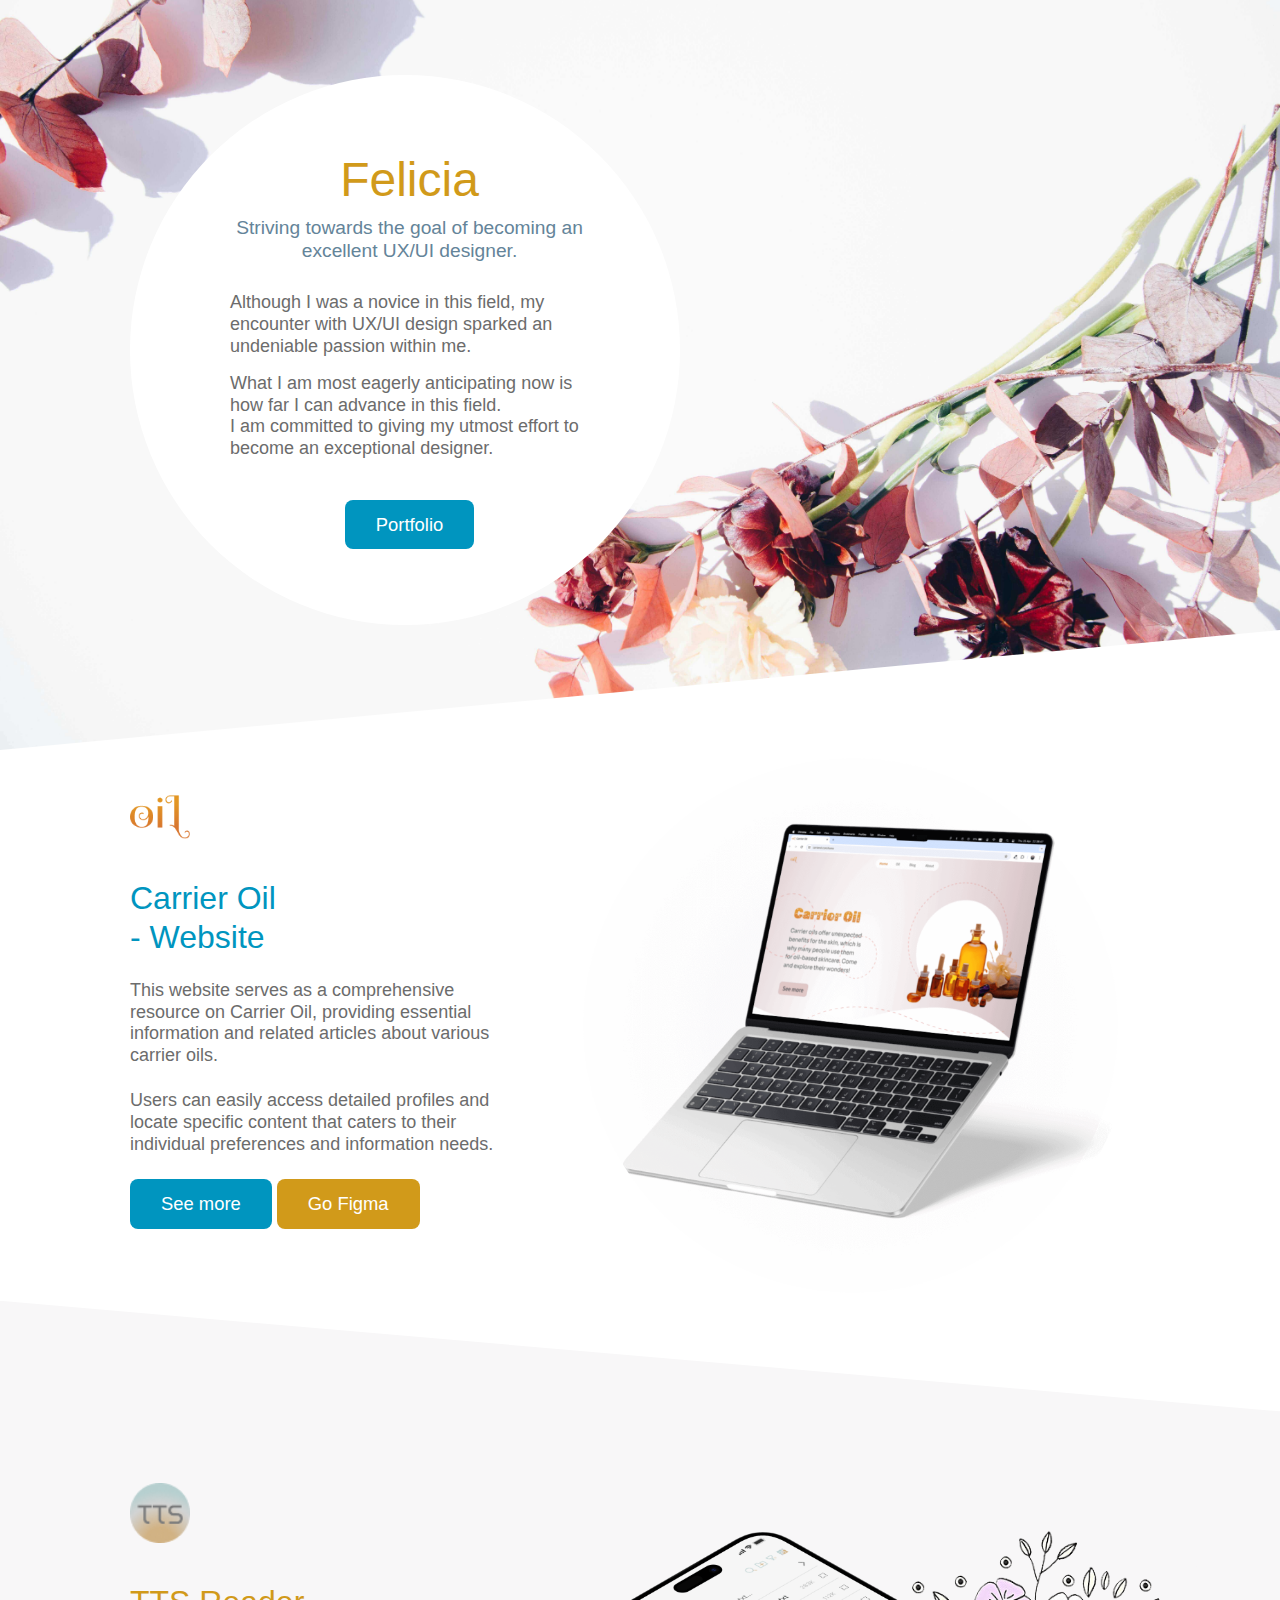
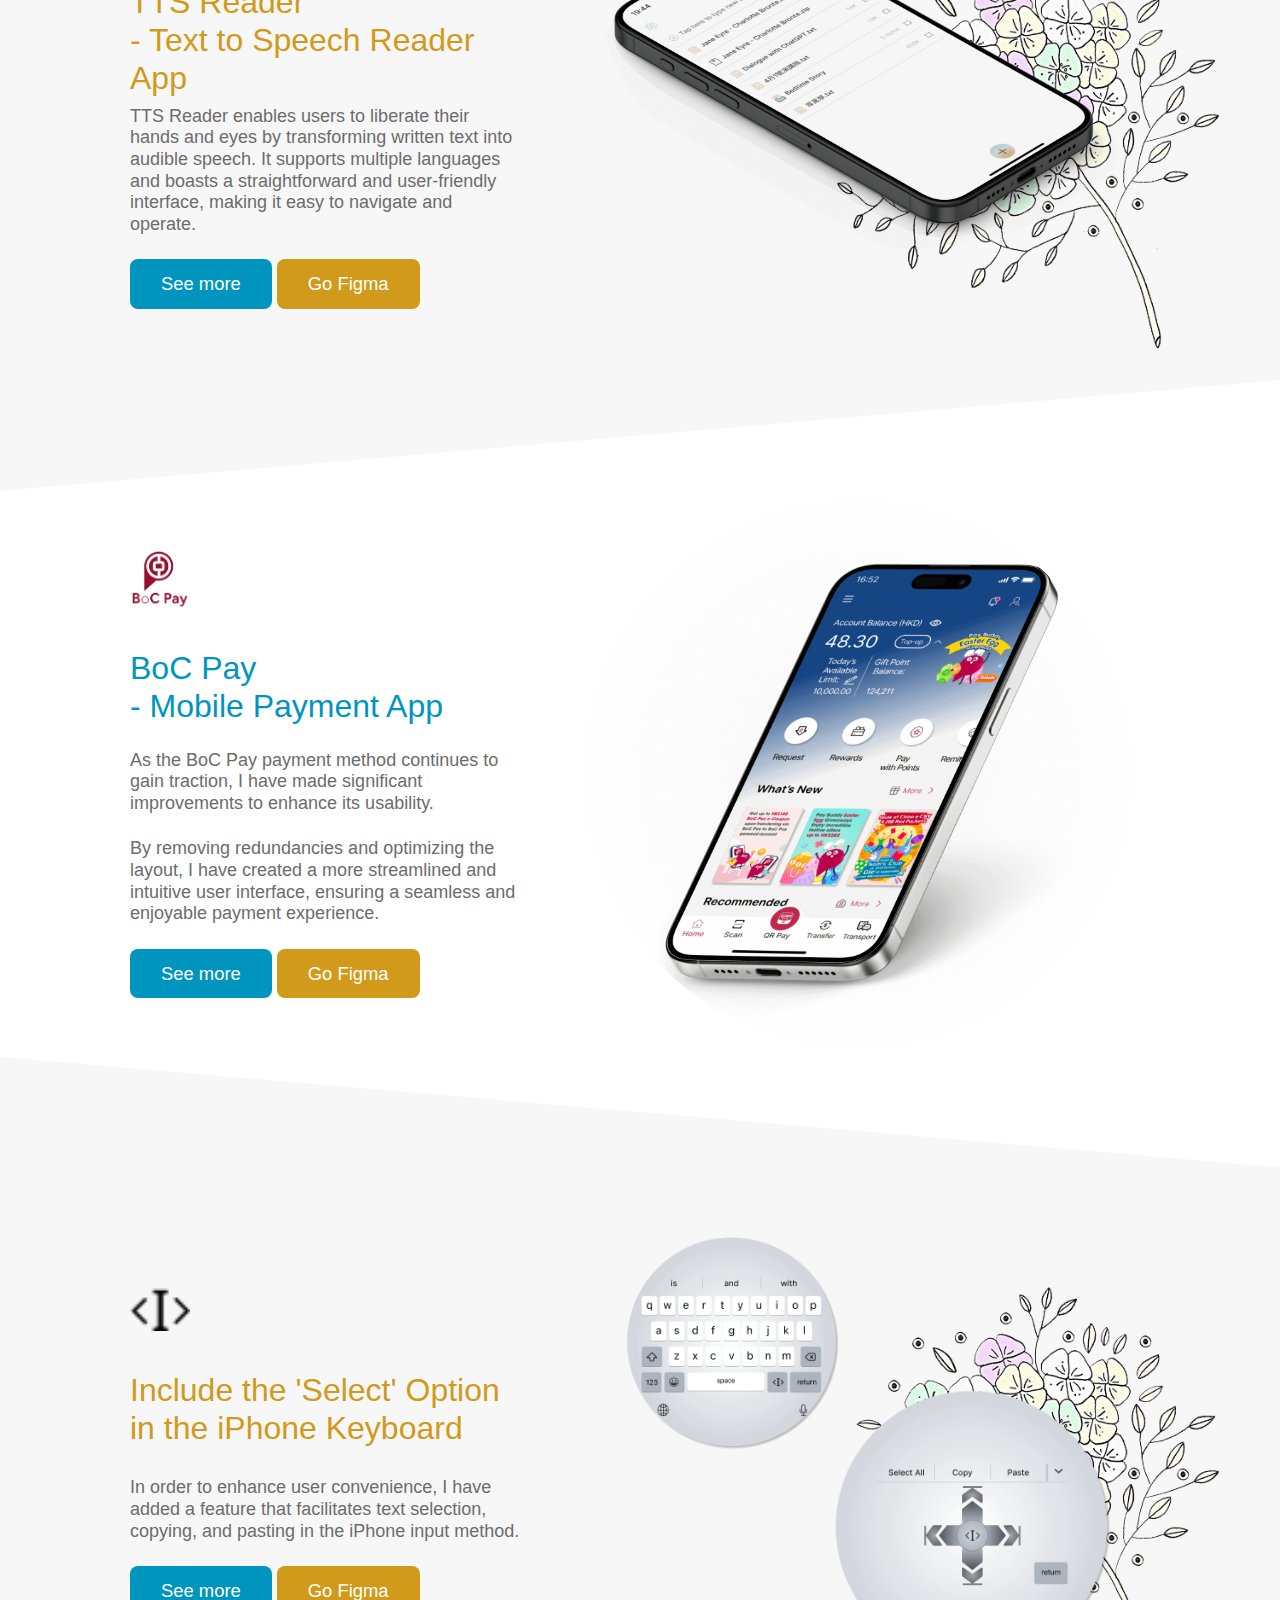
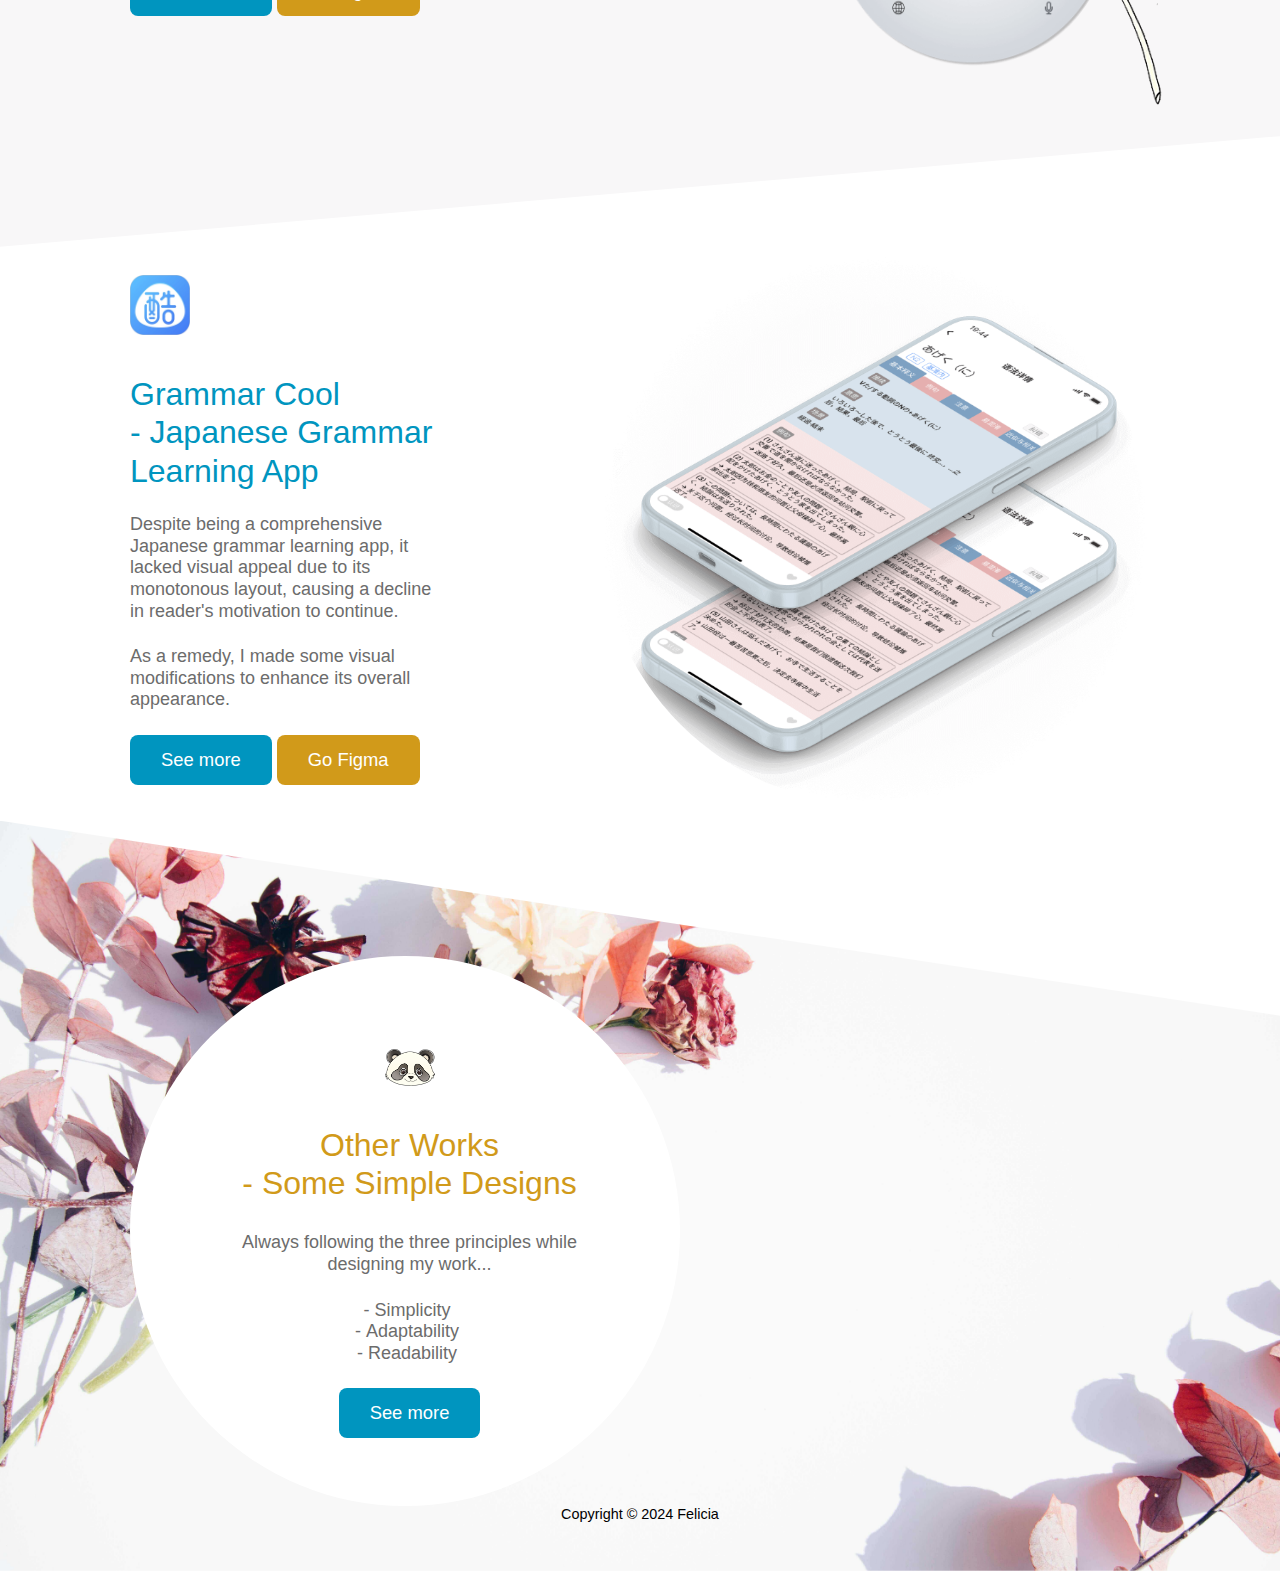
<file: index.html>
<!DOCTYPE html>
<html lang="en">

<head>
    <meta charset="UTF-8">
    <meta name="viewport" content="width=device-width, initial-scale=1.0">
    <meta http-equiv="X-UA-Compatible" content="ie=edge">
    <link rel="stylesheet" href="css/bootstrap.min.css">
    <link rel="stylesheet" href="css/style.css">
    <title>Portfolio</title>

</head>

<body>
    <div class="tm-container mx-auto">
        <!-- 1st Section -->
        <section class="tm-section tm-section-1">
            <div class="container">
                <div class="row">
                    <div class="col-sm-12">
                        <div class="tm-bg-circle-white tm-flex-center-v">
                            <header class="text-center">
                                <h1 class="tm-site-title">Felicia</h1>
                                <p class="tm-site-subtitle">Striving towards the goal of becoming an excellent UX/UI
                                    designer.</p>
                            </header>
                            <p class="tm-bg-circle-pad-4">Although I was a novice in this field, my encounter with UX/UI
                                design sparked an
                                undeniable passion within me.</p>
                            <p class="tm-bg-circle-pad-4">What I am most eagerly anticipating now is how far I can
                                advance in this field.<br>I am
                                committed to giving my utmost effort to become an exceptional designer.</p>
                            <p class="text-center mt-4 mb-0">
                                <a data-scroll href="#tm-section-2" class="btn tm-btn-secondary">Portfolio</a>
                            </p>
                        </div>
                    </div>
                </div>
            </div>
        </section>

        <!-- 2nd Section - Work 1-->
        <section id="tm-section-2" class="tm-section pt-2 pb-2">
            <div class="container">
                <div class="row">
                    <div class="col-xl-5 col-lg-6 tm-flex-center-v tm-text-container tm-section-left">
                        <img src="img/logo1.png" alt="logo" class="tm-logo-img-1">
                        <h2 class="tm-color-secondary mb-4">Carrier Oil<br>- Website</h2>
                        <p class="mb-4">
                            This website serves as a comprehensive resource on Carrier Oil, providing essential
                            information and related articles about various carrier oils.
                        </p>
                        <p class="mb-4">
                            Users can easily access
                            detailed profiles and locate specific content that caters to their individual preferences
                            and information needs.
                        </p>
                        <p class="mb-0">
                            <a href="WorkCarrierOil/index.html" class="btn tm-btn-secondary">See more</a>
                            <a href="https://www.figma.com/proto/I4D5koUWJGcth3s9XWGgA3/CHEUNG-Fai-Ling(Carrier-Oil)?page-id=0%3A1&type=design&node-id=1-762&viewport=140%2C50%2C0.1&t=C9XSKDgOfNeqxKOm-1&scaling=scale-down&starting-point-node-id=1%3A762&mode=design"
                                class="btn tm-btn-primary" target="_blank">Go Figma</a>
                        </p>
                        <br>
                    </div>
                    <div class="col-xl-7 col-lg-6 tm-circle-img-container">
                        <img src="img/p1.png" alt="Carrier Oil" class="rounded-circle tm-circle-img">
                    </div>
                </div>
            </div>
        </section>

        <!-- 3rd Section - Work 2-->
        <section class="tm-section tm-section-3">
            <div class="container">
                <div class="row">
                    <div class="col-xl-5 col-lg-6 tm-flex-center-v tm-text-container tm-section-left">
                        <img src="img/logo2.png" alt="logo" class="tm-logo-img-1">
                        <h2 class="tm-color-primary">TTS Reader<br>- Text to Speech Reader App</h2>
                        <p class="mb-4">
                            TTS Reader enables users to liberate their hands and eyes by transforming
                            written text into audible speech. It supports multiple languages and boasts a
                            straightforward and user-friendly interface, making it easy to navigate and operate.
                        </p>
                        <p class="mb-0">
                            <a href="WorkTTSReader/index.html" class="btn tm-btn-secondary">See more</a>
                            <a href="https://www.figma.com/proto/JP4ooia2tkbMakZivGLuX2/CHEUNG-Fai-Ling(TTS-Reader)?page-id=0%3A1&type=design&node-id=1-3724&viewport=577%2C1002%2C0.49&t=QOYMrmPybvPdS2CY-1&scaling=scale-down&starting-point-node-id=1%3A3724&mode=design"
                                class="btn tm-btn-primary" target="_blank">Go Figma</a>
                        </p>
                    </div>
                    <div class="col-xl-7 col-lg-6 tm-circle-img-container">
                        <img src="img/p2.png" alt="TTS Reader" class="rounded-circle tm-circle-img">
                    </div>
                </div>
            </div>
        </section>

        <!-- 4th Section - Work 3-->
        <section id="tm-section-2" class="tm-section pt-2 pb-2">
            <div class="container">
                <div class="row">
                    <div class="col-xl-5 col-lg-6 tm-flex-center-v tm-text-container tm-section-left">
                        <img src="img/logo3.png" alt="logo" class="tm-logo-img-1">
                        <h2 class="tm-color-secondary mb-4">BoC Pay<br>- Mobile Payment App</h2>
                        <p class="mb-4">
                            As the BoC Pay payment method continues to gain traction, I have made significant
                            improvements to enhance its usability.
                        </p>
                        <p class="mb-4">
                            By removing redundancies and optimizing the layout, I have created a more streamlined and
                            intuitive user interface, ensuring a seamless and enjoyable payment experience.
                        </p>
                        <p class="mb-0">
                            <a href="WorkBoCPay/index.html" class="btn tm-btn-secondary">See more</a>
                            <a href="https://www.figma.com/proto/7QHyw9qbZa5inWMOWHzh8N/CHEUNG-Fai-Ling(BoC-Pay)?page-id=0%3A1&type=design&node-id=1-377&viewport=489%2C438%2C0.39&t=rZIjJjjJNIwJEdyY-1&scaling=scale-down&starting-point-node-id=1%3A377&mode=design"
                                class="btn tm-btn-primary" target="_blank">Go Figma</a>
                        </p>
                    </div>
                    <div class="col-xl-7 col-lg-6 tm-circle-img-container">
                        <img src="img/p3.png" alt="BoC Pay" class="rounded-circle tm-circle-img">
                    </div>
                </div>
            </div>
        </section>

        <!-- 5th Section - Work 4-->
        <section class="tm-section tm-section-3">
            <div class="container">
                <div class="row">
                    <div class="col-xl-5 col-lg-6 tm-flex-center-v tm-text-container tm-section-left">
                        <img src="img/logo4.png" alt="logo" class="tm-logo-img-1">
                        <h2 class="tm-color-primary">Include the 'Select' Option in the iPhone Keyboard</h2>
                        <p class="mb-4">
                            <br>
                            In order to enhance user convenience, I have added a feature that facilitates text
                            selection, copying, and pasting in the iPhone input method.
                        </p>
                        <p class="mb-0">
                            <a href="WorkKeyboard/index.html" class="btn tm-btn-secondary">See more</a>
                            <a href="https://www.figma.com/proto/9OV0EGUmvMvbKaNTGHBqIR/CHEUNG-Fai-Ling(Keyboard)?page-id=0%3A1&type=design&node-id=1-421&viewport=971%2C408%2C0.27&t=y0voLHvX5LM800rd-1&scaling=scale-down&starting-point-node-id=1%3A150&mode=design"
                                class="btn tm-btn-primary" target="_blank">Go Figma</a>
                        </p>
                    </div>
                    <div class="col-xl-7 col-lg-6 tm-circle-img-container">
                        <img src="img/p4.png" alt="Keyboard" class="rounded-circle tm-circle-img">
                    </div>
                </div>
            </div>
        </section>

        <!-- 6th Section - Work 5-->
        <section class="tm-section pt-2 pb-3">
            <div class="container">
                <div class="row">
                    <div class="col-xl-4 col-lg-4 tm-flex-center-v tm-section-left">
                        <img src="img/logo5.png" alt="logo" class="tm-logo-img-1">
                        <h2 class="tm-color-secondary mb-4">Grammar Cool<br>- Japanese Grammar Learning App</h2>
                        <p class="mb-4">
                            Despite being a comprehensive Japanese grammar learning app, it lacked visual appeal
                            due to its monotonous layout, causing a decline in reader's motivation to continue.
                        </p>
                        <p class="mb-4">
                            As a remedy, I made some visual modifications to enhance its overall appearance.
                        </p>
                        <p class="mb-0">
                            <a href="WorkGrammarCool/index.html" class="btn tm-btn-secondary">See more</a>
                            <a href="https://www.figma.com/proto/kLKII5zqJugJ3MaPfndm6d/CHEUNG-Fai-Ling(Grammar-Cool)?page-id=0%3A1&type=design&node-id=60-430&viewport=265%2C739%2C0.14&t=It6UqqSvwbPuE6IH-1&scaling=scale-down&starting-point-node-id=60%3A430&show-proto-sidebar=1&mode=design"
                                class="btn tm-btn-primary" target="_blank">Go Figma</a>
                        </p>

                    </div>
                    <div class="col-xl-8 col-lg-8 tm-circle-img-container tm-contact-right">
                        <img src="img/p5.png" alt="Grammar Cool" class="rounded-circle tm-circle-img">
                    </div>
                </div>
            </div>
        </section>

        <!-- 7th Section - Work 6-->
        <section class="tm-section tm-section-7">
            <div class="container">
                <div class="row">
                    <div class="col-sm-12 tm-section-2-right">
                        <div class="tm-bg-circle-white tm-bg-circle-pad-2 tm-flex-center-v text-center">
                            <header>
                                <img src="img/logo6.png" alt="logo" class="tm-logo-img-2">
                                <h2 class="tm-color-primary">Other Works<br>- Some Simple Designs</h2>
                            </header>
                            <p class="mb-4">
                                <br>
                                Always following the three principles while designing my work...
                            </p>
                            <ul class="dashed">
                                <li>Simplicity</li>
                                <li>Adaptability</li>
                                <li>Readability</li>
                            </ul>
                            <p class="text-center mt-4 mb-0">
                                <a href="OtherWorks/index.html" class="btn tm-btn-secondary">See more</a>
                            </p>
                        </div>
                    </div>
                    <div class="col-md-12 col-xs-12 text-center">
                        <p class="small mb-4 tm-footer-text footercolor">Copyright &copy; 2024 Felicia
                        </p>
                    </div>
                </div>
            </div>
        </section>

    </div>

</body>

</html>
</file>
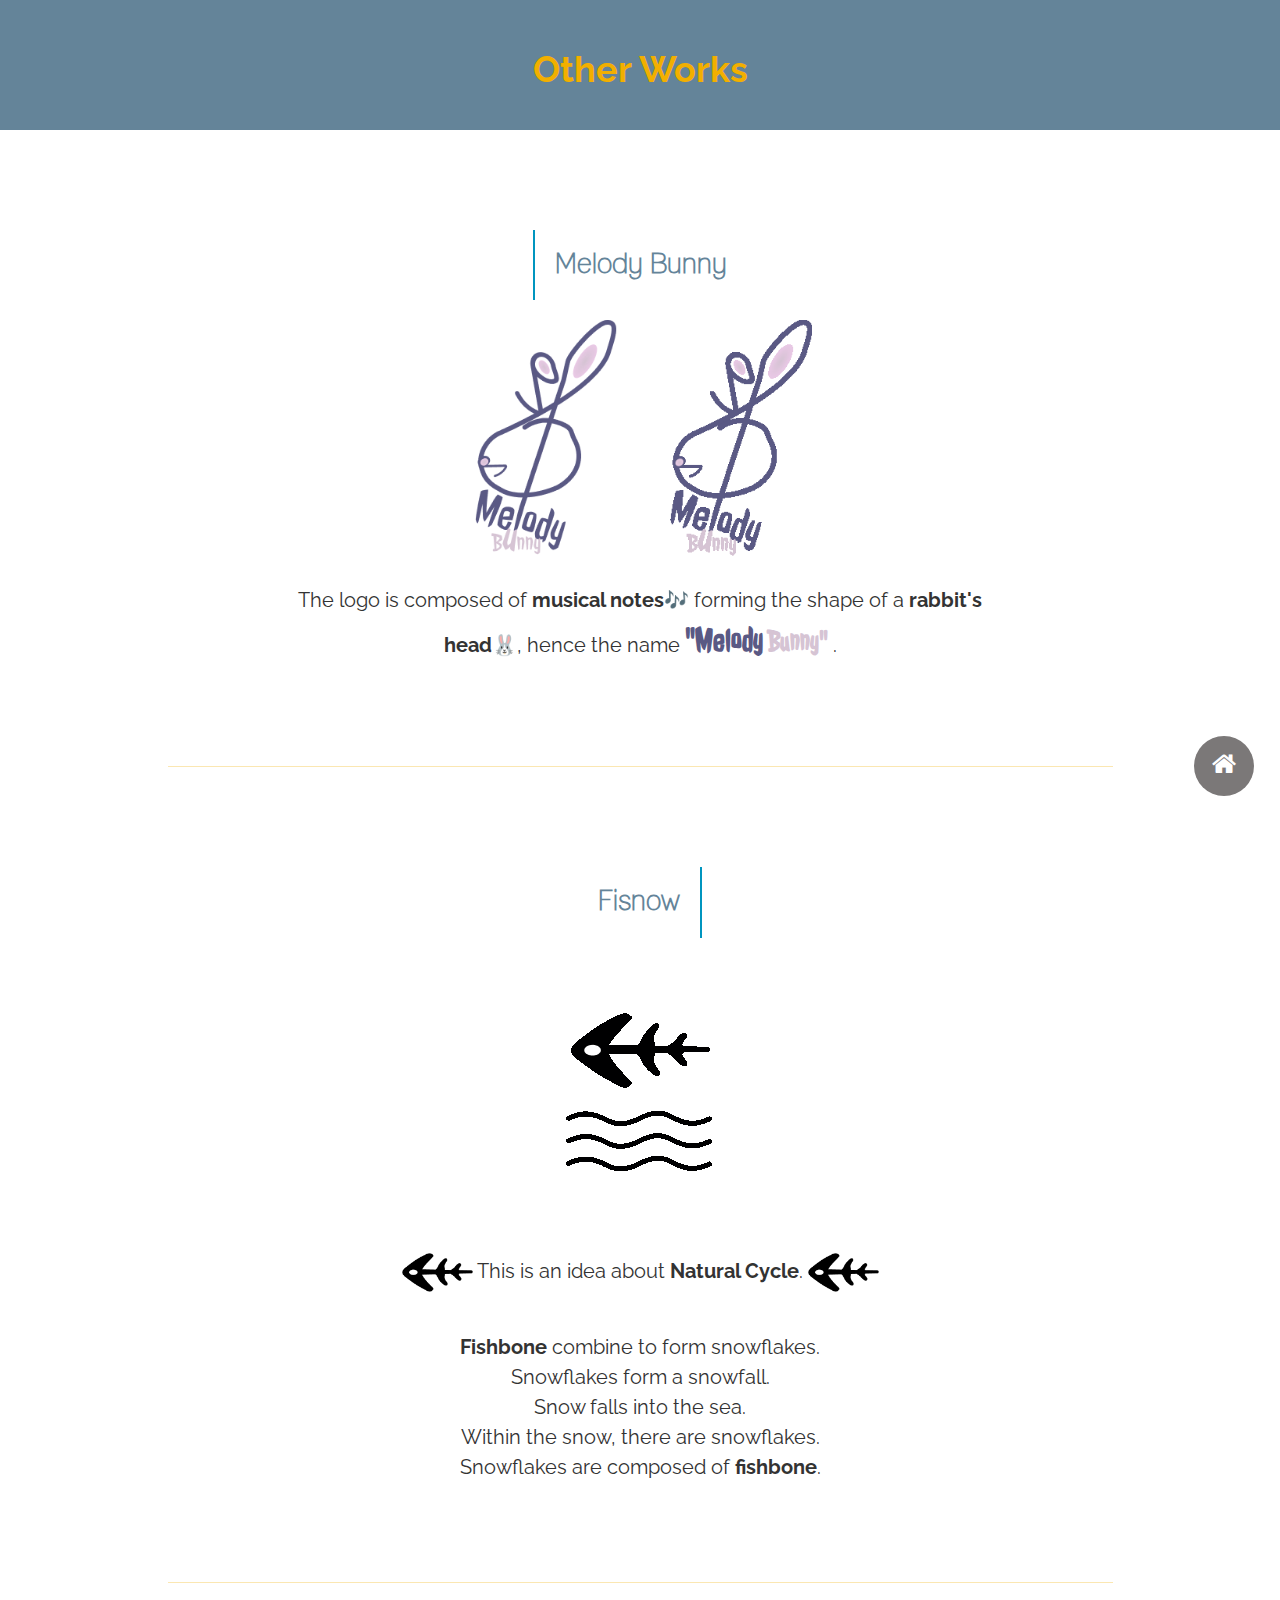
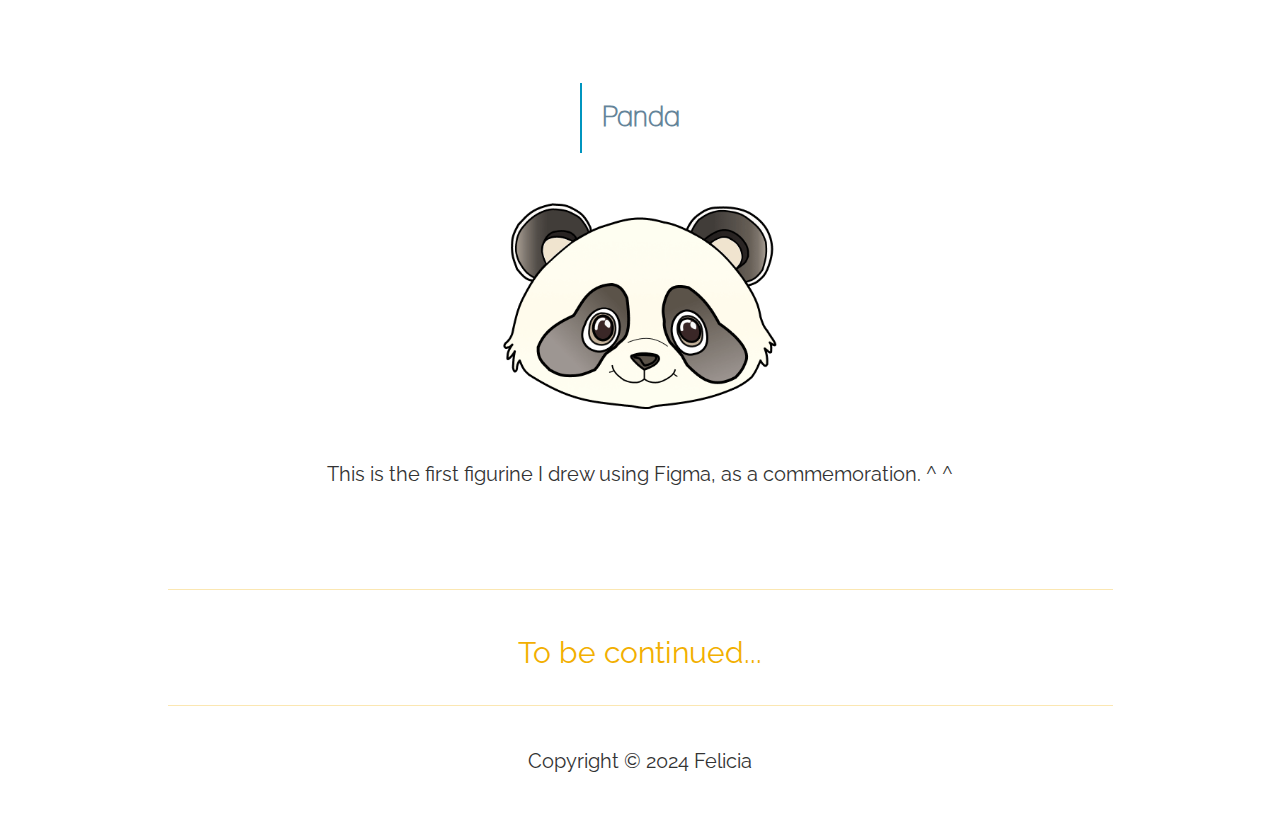
<file: OtherWorks/index.html>
<!DOCTYPE html>
<html lang="en">

<head>

	<meta charset="utf-8">
	<meta http-equiv="X-UA-Compatible" content="IE=Edge">
	<meta name="viewport" content="width=device-width, initial-scale=1">
	<meta name="keywords" content="">
	<meta name="description" content="">

	<title>Other Works</title>

	<!-- stylesheet css -->
	<link rel="stylesheet" href="css/bootstrap.min.css">
	<link rel="stylesheet" href="css/font-awesome.min.css">
	<link rel="stylesheet" href="css/nivo-lightbox.css">
	<link rel="stylesheet" href="css/nivo_themes/default/default.css">
	<link rel="stylesheet" href="css/style.css">
	<!-- google web font css -->
	<link href='http://fonts.googleapis.com/css?family=Raleway:400,300,600,700' rel='stylesheet' type='text/css'>

</head>

<body data-spy="scroll" data-target=".navbar-collapse">
	<!-- gohome -->
	<a href="../index.html" class="gohome"><i class="fa fa-home"></i></a>

	<!-- home section -->
	<div id="home">
		<div class="container">
			<div class="row">
				<div class="col-md-12 col-sm-12 text-center">
					<h1><strong>Other Works</strong></h1>
				</div>
			</div>
		</div>
	</div>

	<!-- 1st section -->
	<div id="service">
		<div class="container">
			<div class="row">
				<div class="col-md-12 col-sm-12">
					<h2>Melody Bunny</h2>
				</div>
				<div class="grouprow">
					<div class="col-md-offset-4 col-md-2 col-sm-offset-4 col-sm-2">
						<img src="images/Melody Bunny.png" class="img-responsive img-mb" alt="Melody Bunny">
					</div>
					<div class="col-md-2 col-sm-2">
						<img src="images/Melody Bunny.gif" class="img-responsive img-mb" alt="Melody Bunny">
					</div>
				</div>
				<div class="col-md-offset-2 col-md-8 col-sm-offset-2 col-sm-8 text-center">
					<p>
						The logo is composed of <strong>musical notes🎶</strong> forming the shape of a <strong>rabbit's
							head🐰</strong>,
						hence the name

						<span class="melody">&quot;Melody</span>
						<span class="bunny">Bunny&quot;</span>
						.
					</p>
				</div>
			</div>
		</div>
	</div>

	<!-- divider section -->
	<div class="container">
		<div class="row">
			<div class="col-md-1 col-sm-1"></div>
			<div class="col-md-10 col-sm-10">
				<hr>
			</div>
			<div class="col-md-1 col-sm-1"></div>
		</div>
	</div>

	<!-- 2nd section -->
	<div id="service">
		<div class="container">
			<div class="row">
				<div class="col-md-12 col-sm-12">
					<h2 class="oppo">Fisnow</h2>
				</div>
				<div class="col-md-12 col-sm-12">
					<img src="images/FIsnow.gif" class="img-responsive img-fisnow" alt="Fisnow">
				</div>
				<div class="col-md-offset-2 col-md-8 col-sm-offset-2 col-sm-8 text-center">
					<p>
						<img src="images/Fishbone.png" class="img-fishbone" alt="Fishbone">
						This is an idea about <strong>Natural Cycle</strong>.
						<img src="images/Fishbone.png" class="img-fishbone" alt="Fishbone">
					</p>
				</div>
				<div class="col-md-12 col-sm-12 text-center">
					<p>
						<strong>Fishbone</strong> combine to form snowflakes.<br>Snowflakes form a snowfall.<br>Snow
						falls into the
						sea.<br>Within the snow, there are snowflakes.<br>Snowflakes are composed of
						<strong>fishbone</strong>.
					</p>
				</div>
			</div>
		</div>
	</div>

	<!-- divider section -->
	<div class="container">
		<div class="row">
			<div class="col-md-1 col-sm-1"></div>
			<div class="col-md-10 col-sm-10">
				<hr>
			</div>
			<div class="col-md-1 col-sm-1"></div>
		</div>
	</div>

	<!-- 3rd section -->
	<div id="service">
		<div class="container">
			<div class="row">
				<div class="col-md-12 col-sm-12">
					<h2>Panda</h2>
				</div>
				<div class="col-md-12 col-sm-12">
					<img src="images/Panda.png" class="img-responsive img-panda" alt="Panda">
				</div>
				<div class="col-md-offset-2 col-md-8 col-sm-offset-2 col-sm-8 text-center">
					<p>
						This is the first figurine I drew using Figma, as a commemoration. ^ ^
					</p>
				</div>
			</div>
		</div>
	</div>

	<!-- divider section -->
	<div class="container">
		<div class="row">
			<div class="col-md-1 col-sm-1"></div>
			<div class="col-md-10 col-sm-10">
				<hr>
			</div>
			<div class="col-md-1 col-sm-1"></div>
		</div>
	</div>

	<!-- divider section -->
	<div id="continue">
		<div class="container">
			<div class="row">
				<div class="col-md-12 col-sm-12 text-center">
					<h1>To be continued...</h1>
				</div>
			</div>
		</div>
	</div>

	<!-- divider section -->
	<div class="container">
		<div class="row">
			<div class="col-md-1 col-sm-1"></div>
			<div class="col-md-10 col-sm-10">
				<hr>
			</div>
			<div class="col-md-1 col-sm-1"></div>
		</div>
	</div>

	<!-- copyright section -->
	<div class="copyright">
		<div class="container">
			<div class="row">
				<div class="col-md-12 col-sm-12">
					<p>Copyright &copy; 2024 Felicia</p>
				</div>
			</div>
		</div>
	</div>

	<!-- scrolltop section -->
	<a href="#top" class="go-top"><i class="fa fa-angle-up"></i></a>


	<!-- javascript js -->
	<script src="js/jquery.js"></script>
	<script src="js/bootstrap.min.js"></script>
	<script src="js/nivo-lightbox.min.js"></script>
	<script src="js/smoothscroll.js"></script>
	<script src="js/jquery.nav.js"></script>
	<script src="js/isotope.js"></script>
	<script src="js/imagesloaded.min.js"></script>
	<script src="js/custom.js"></script>

</body>

</html>
</file>
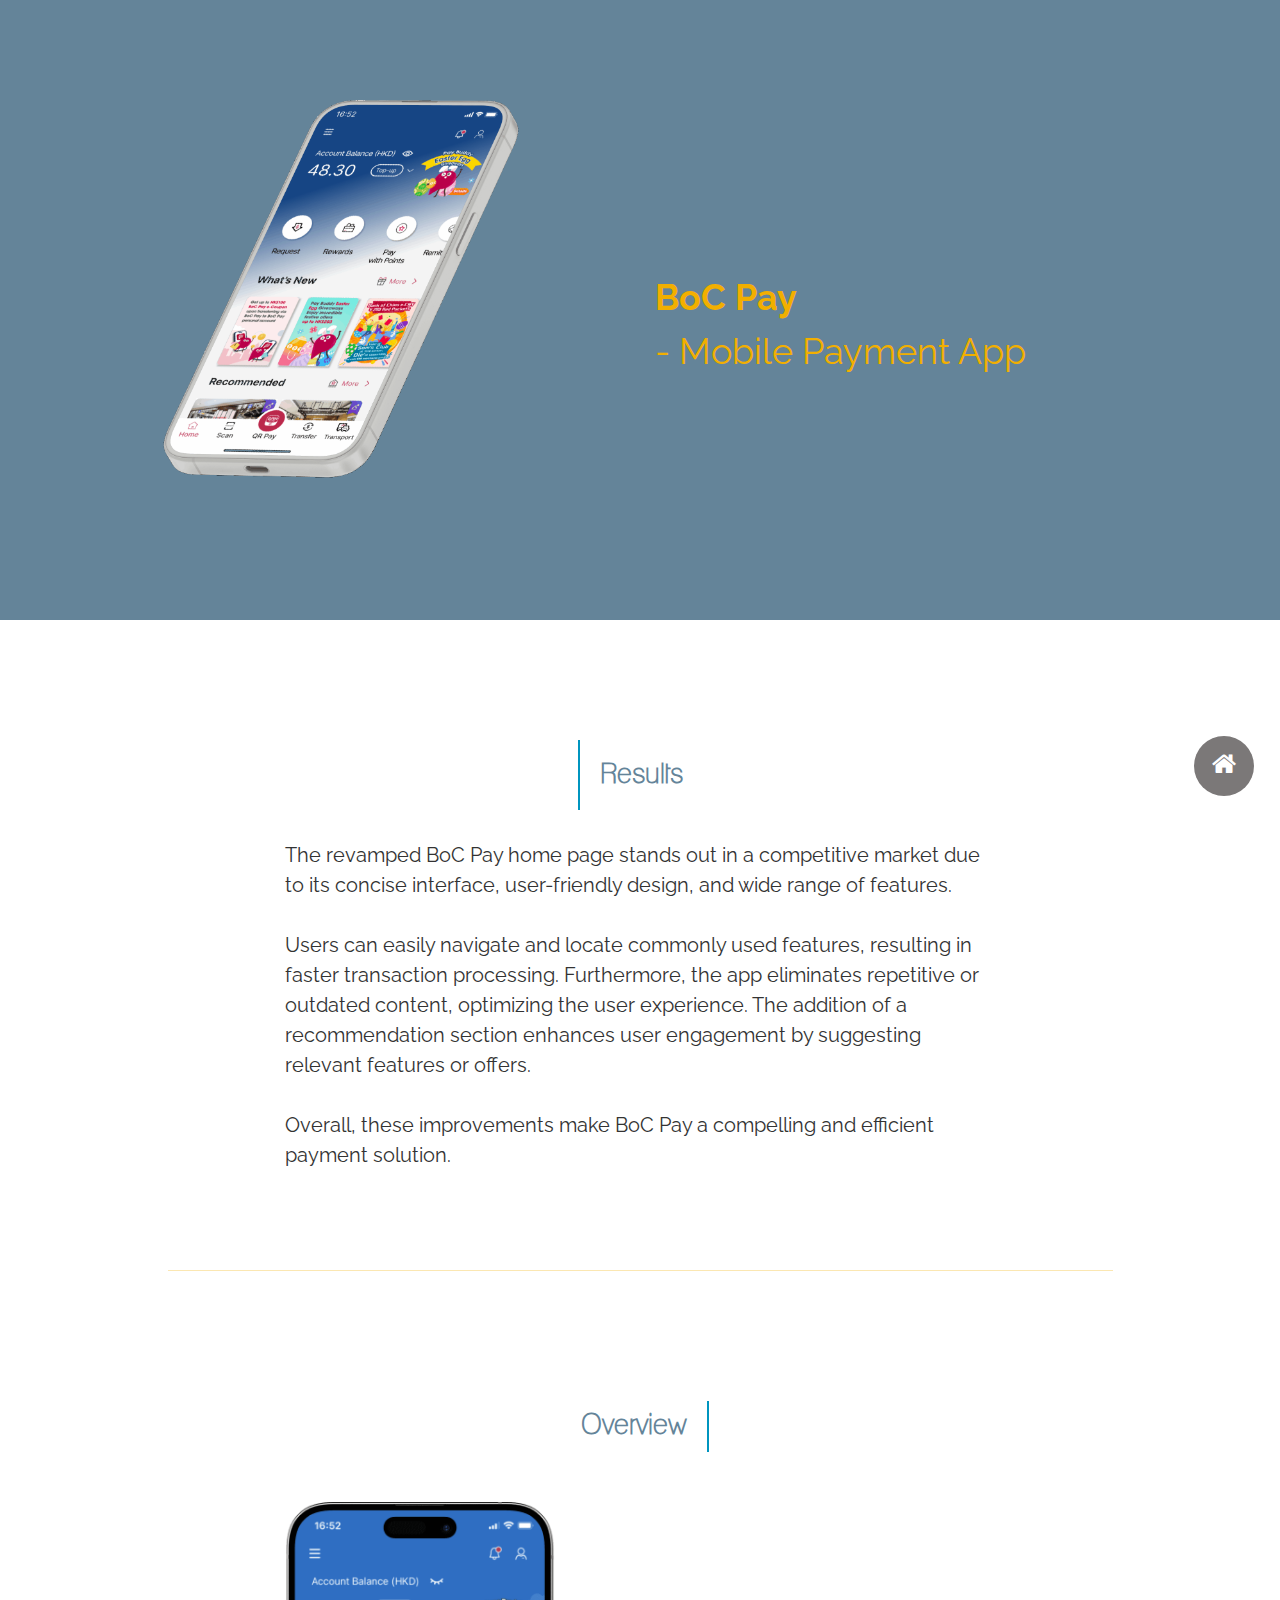
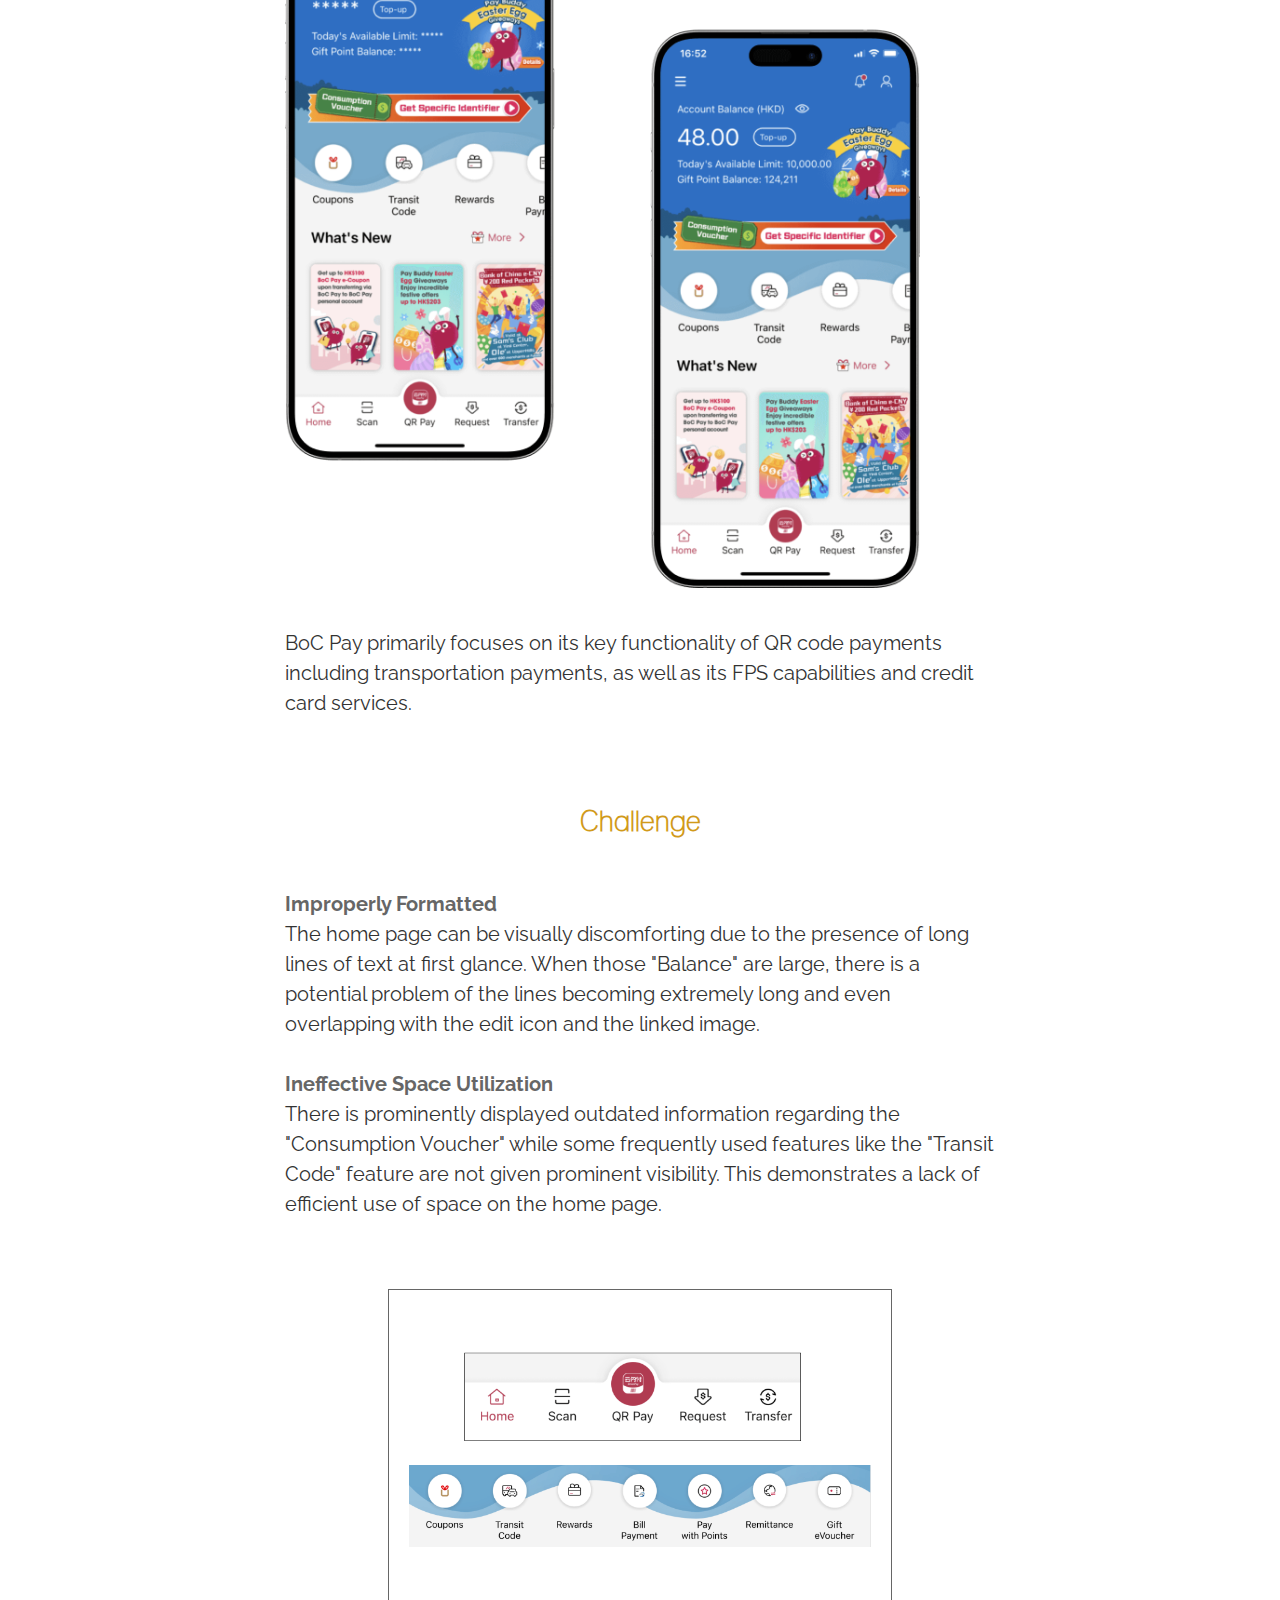
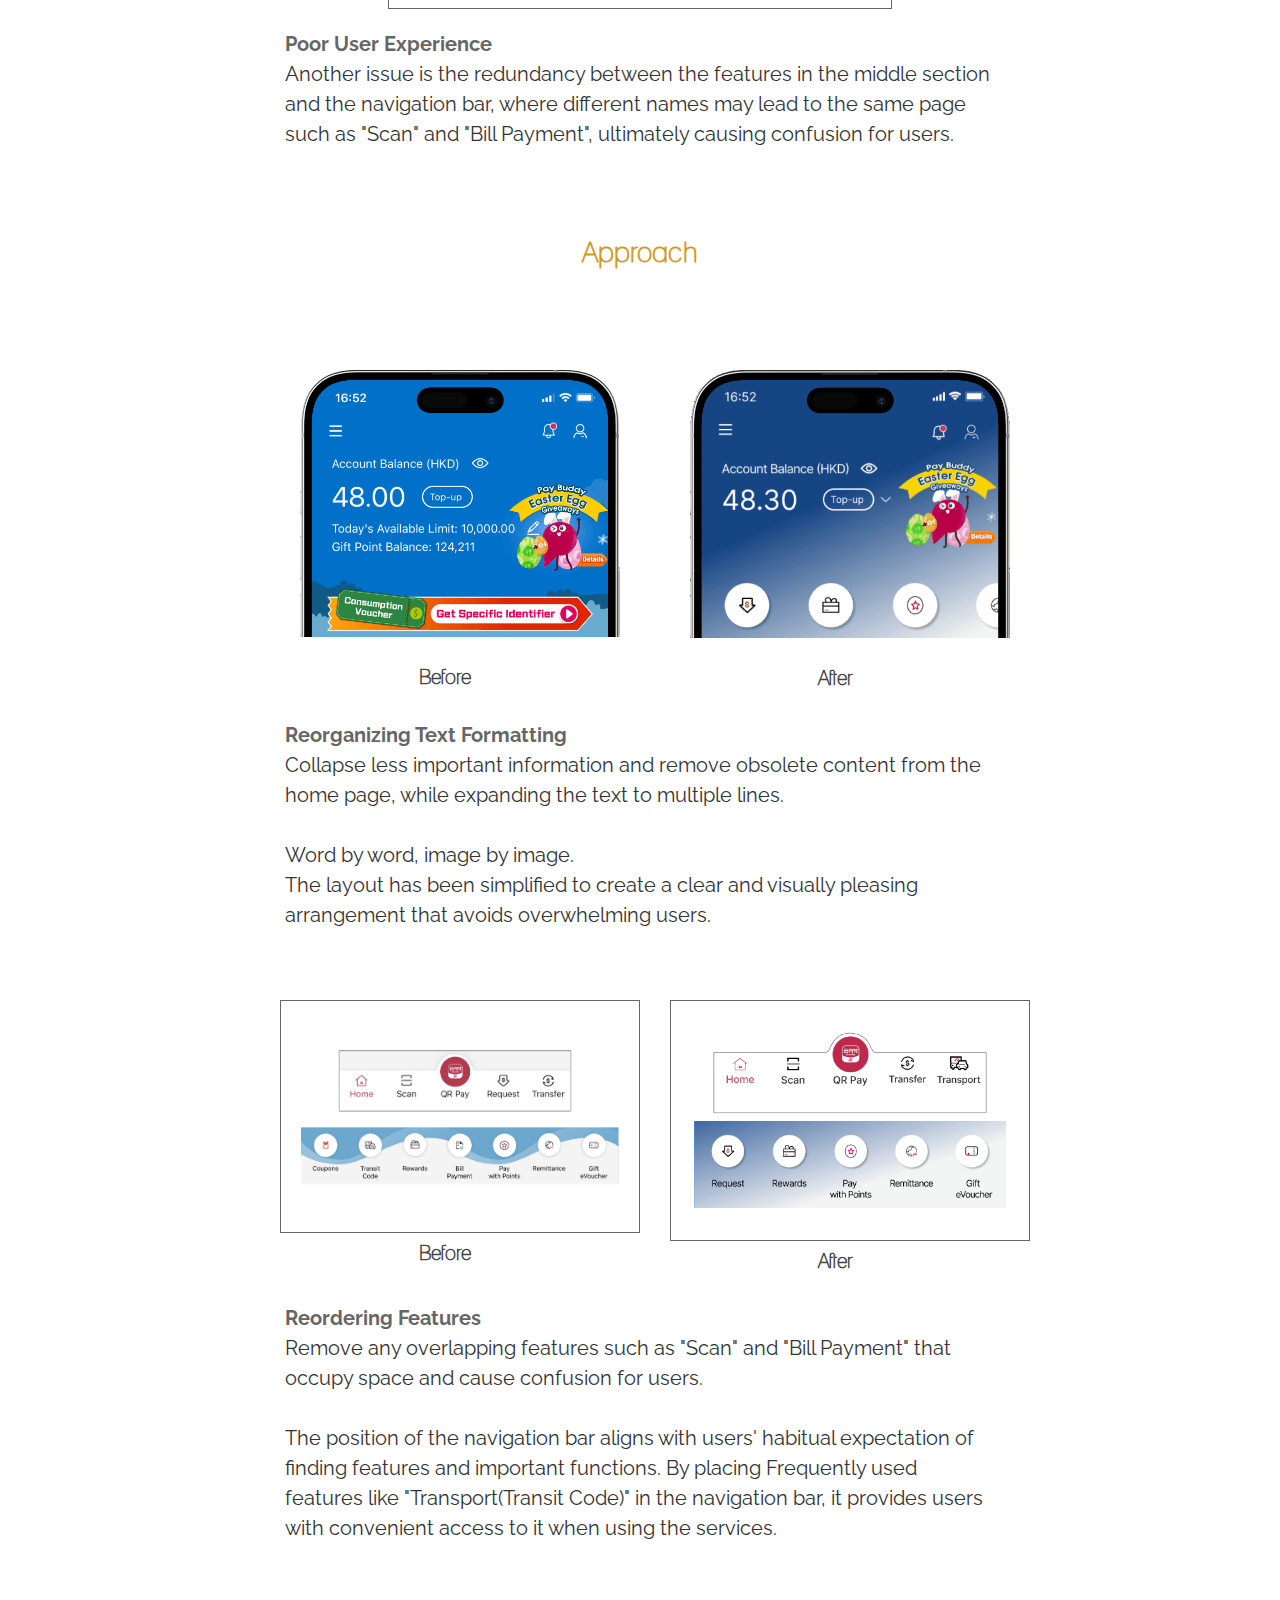
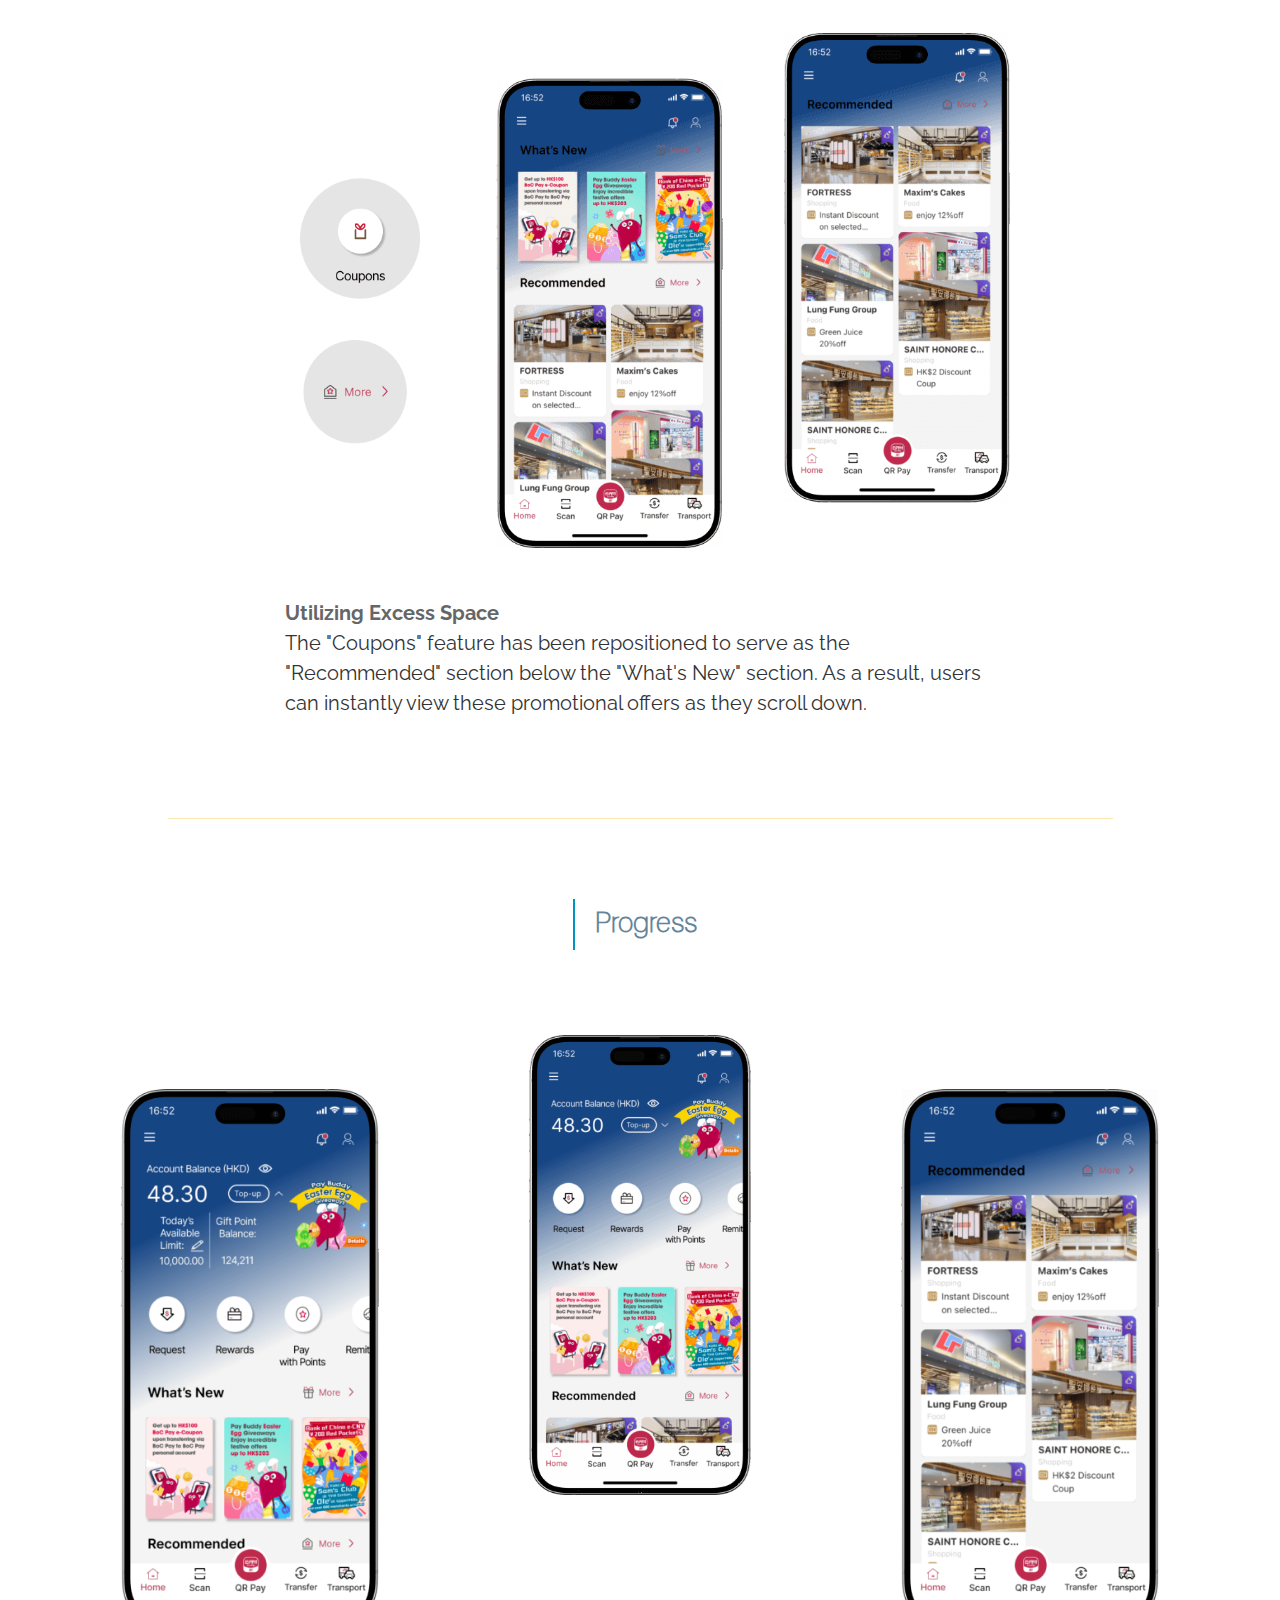
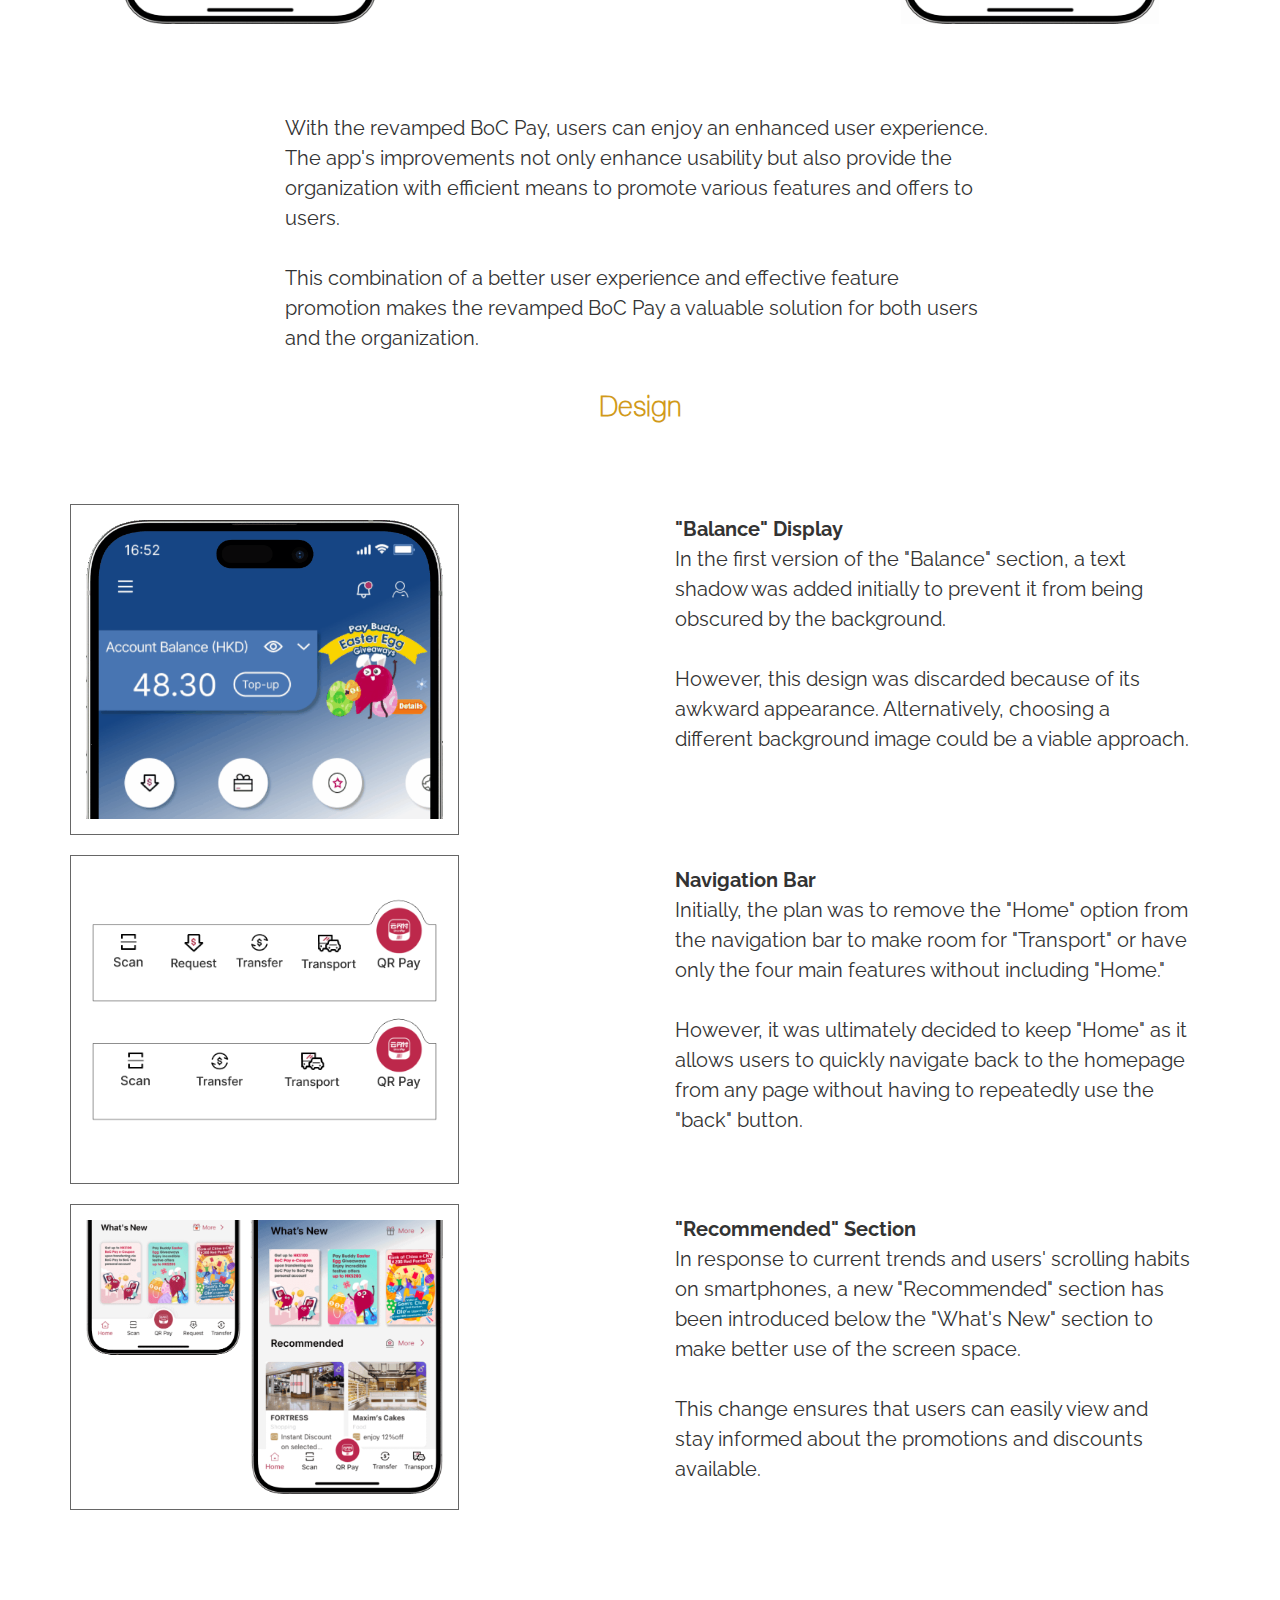
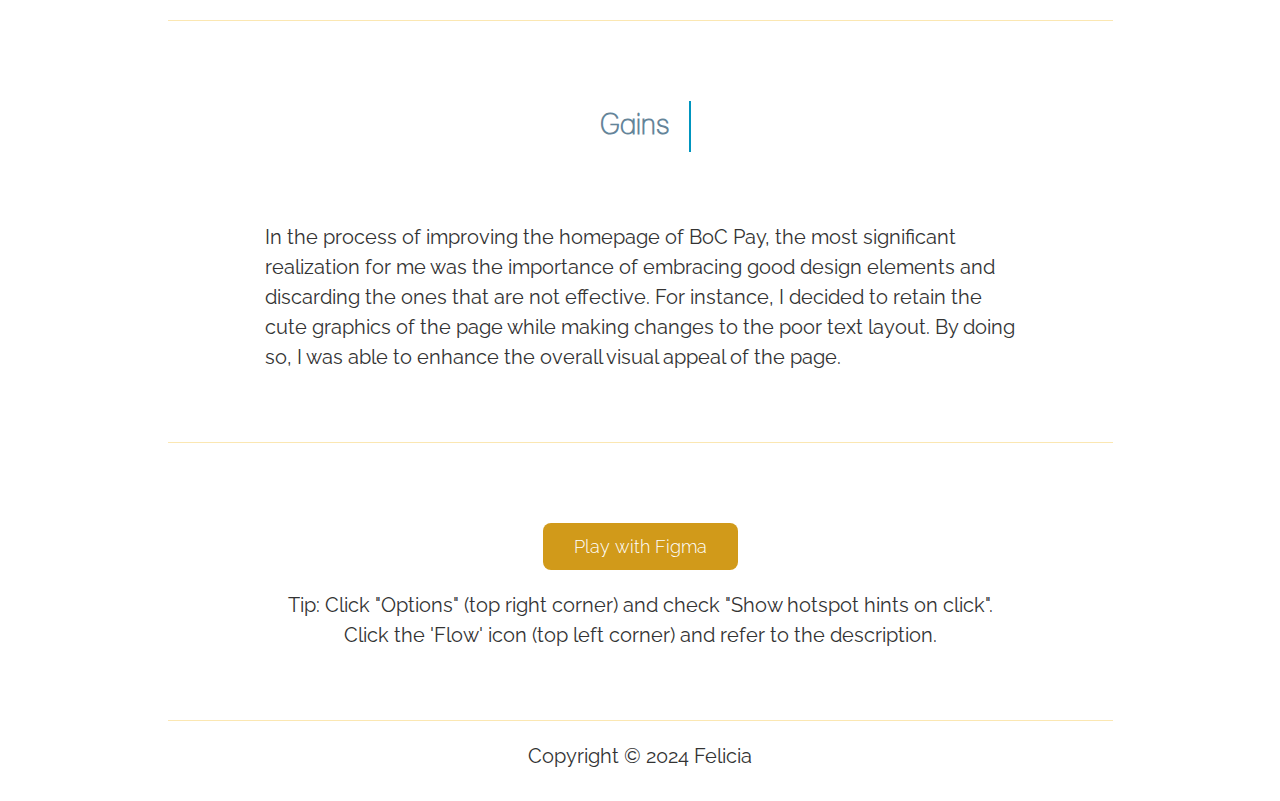
<file: WorkBoCPay/index.html>
<!DOCTYPE html>
<html lang="en">

<head>

	<meta charset="utf-8">
	<meta http-equiv="X-UA-Compatible" content="IE=Edge">
	<meta name="viewport" content="width=device-width, initial-scale=1">
	<meta name="keywords" content="">
	<meta name="description" content="">

	<title>BoC Pay</title>

	<!-- stylesheet css -->
	<link rel="stylesheet" href="css/bootstrap.min.css">
	<link rel="stylesheet" href="css/font-awesome.min.css">
	<link rel="stylesheet" href="css/nivo-lightbox.css">
	<link rel="stylesheet" href="css/nivo_themes/default/default.css">
	<link rel="stylesheet" href="css/style.css">
	<!-- google web font css -->
	<link href='http://fonts.googleapis.com/css?family=Raleway:400,300,600,700' rel='stylesheet' type='text/css'>

</head>

<body data-spy="scroll" data-target=".navbar-collapse">
	<!-- gohome -->
	<a href="../index.html" class="gohome"><i class="fa fa-home"></i></a>

	<!-- home section -->
	<div id="home">
		<div class="container">
			<div class="row">
				<div class="col-md-6 col-sm-6 text-center">
					<img src="images/bg-phone.gif" alt="BoC Pay">
				</div>
				<div class="col-md-6 col-sm-6">
					<h1><strong>BoC Pay</strong><br>- Mobile Payment App</h1>
				</div>
			</div>
		</div>
	</div>

	<!-- results section -->
	<div id="service">
		<div class="container">
			<div class="row">
				<div class="col-md-12 col-sm-12">
					<h2>Results</h2>
				</div>
				<div class="col-md-offset-2 col-lg-8 col-sm-offset-2 col-sm-8 text-left">
					<p>
						The revamped BoC Pay home page stands out in a competitive market due to its concise interface,
						user-friendly design, and wide range of features.
					</p>
					<p>
						Users can easily navigate and locate commonly used features, resulting in faster transaction
						processing. Furthermore, the app eliminates repetitive or outdated content, optimizing the user
						experience. The addition of a recommendation section enhances user engagement by suggesting
						relevant features or offers.
					</p>
					<p>
						Overall, these improvements make BoC Pay a compelling and efficient payment solution.
					</p>

				</div>
			</div>
		</div>
	</div>

	<!-- divider section -->
	<div class="container">
		<div class="row">
			<div class="col-md-1 col-sm-1"></div>
			<div class="col-md-10 col-sm-10">
				<hr>
			</div>
			<div class="col-md-1 col-sm-1"></div>
		</div>
	</div>

	<!-- overview section -->
	<div id="about">
		<div class="container">
			<div class="row">
				<div class="col-md-12 col-sm-12">
					<h2>Overview</h2>
				</div>
				<div class="col-md-offset-2 col-md-8 col-sm-offset-2 col-sm-8">
					<img src="images/img1.png" class="img-responsive" alt="BoC Pay">
				</div>
				<div class="col-md-offset-2 col-md-8 col-sm-offset-2 col-sm-8">
					<p class="para-padding">
						BoC Pay primarily focuses on its key functionality of QR code payments
						including
						transportation payments,
						as well as its FPS capabilities and credit card services.
					</p>
				</div>
				<!-- Challenge -->
				<div class="col-md-12 col-sm-12">
					<h3>Challenge</h3>
				</div>
				<div class="col-md-offset-2 col-md-8 col-sm-offset-2 col-sm-8">
					<p class="para-padding">
						<strong class="subheading">Improperly Formatted</strong><br>
						The home page can be visually discomforting due to the presence of long lines
						of text at first glance. When those "Balance" are large, there is a potential problem
						of the lines becoming extremely long and even overlapping with the edit icon and the linked
						image.
					</p>
					<p class="para-padding">
						<strong class="subheading">Ineffective Space Utilization</strong><br>
						There is prominently displayed outdated information regarding the "Consumption
						Voucher" while some frequently used features like the "Transit Code" feature are not given
						prominent
						visibility. This demonstrates a
						lack of efficient use of space on the home page.
					</p>
					<div class="col-md-12 col-sm-12">
						<img src="images/img2.png" class="img-responsive img-small" alt="BoC Pay">
					</div>
					<p class="para-padding">
						<strong class="subheading">Poor User Experience</strong><br>
						Another issue is the redundancy between the features in the middle section and the navigation
						bar, where different names may lead to the same page such as "Scan" and "Bill Payment",
						ultimately causing confusion for users.
					</p>
				</div>
			</div>
			<!-- Approach -->
			<div class="row">
				<div class="col-md-12 col-sm-12 text-center">
					<h3>Approach</h3>
				</div>
				<div class="col-md-offset-2 col-md-4 col-sm-offset-2 col-sm-4">
					<img src="images/img3-1.png" class="img-responsive img-board img-noborder" alt="BoC Pay">
					<h5 class="text-center">Before</h5>
				</div>
				<div class="col-md-4 col-sm-4">
					<img src="images/img3-2.gif" class="img-responsive img-board img-noborder" alt="BoC Pay">
					<h5 class="text-center">After</h5>
				</div>
				<div class="col-md-offset-2 col-md-8 col-sm-offset-2 col-sm-8">
					<p class="para-padding">
						<strong class="subheading">Reorganizing Text Formatting</strong><br>
						Collapse less important information and remove obsolete content from the home
						page, while expanding the text to multiple lines.
					</p>
					<p class="para-padding">
						Word by word, image by image.<br>The layout has been simplified to create a
						clear and visually pleasing arrangement that avoids overwhelming users.
					</p>
				</div>
			</div>
			<div class="row">
				<div class="col-md-offset-2 col-md-4 col-sm-offset-2 col-sm-4">
					<img src="images/img2.png" class="img-responsive img-board" alt="BoC Pay">
					<h5 class="text-center">Before</h5>
				</div>
				<div class="col-md-4 col-sm-4">
					<img src="images/img4.png" class="img-responsive img-board" alt="BoC Pay">
					<h5 class="text-center">After</h5>
				</div>
				<div class="col-md-offset-2 col-md-8 col-sm-offset-2 col-sm-8">
					<p class="para-padding">
						<strong class="subheading">Reordering Features</strong><br>
						Remove any overlapping features such as "Scan" and "Bill Payment" that occupy space and cause
						confusion for
						users.
					</p>
					<p class="para-padding">
						The position of the navigation bar aligns with users' habitual expectation
						of finding features and important functions. By placing Frequently used features like
						"Transport(Transit Code)" in the
						navigation bar, it provides users with convenient access to it when using the services.
					</p>
				</div>
			</div>
			<div class="row">
				<div class="col-md-offset-2 col-md-8 col-sm-offset-2 col-sm-8">
					<img src="images/img5.png" class="img-responsive img-board img-noborder2" alt="BoC Pay">
				</div>
				<div class="ol-md-offset-2 col-md-8 col-sm-offset-2 col-sm-8">
					<p class="para-padding">
						<strong class="subheading">Utilizing Excess Space</strong><br>
						The "Coupons" feature has been repositioned to serve as the "Recommended" section below the
						"What's New"
						section. As a result, users can instantly view these promotional
						offers as they scroll down.
					</p>
				</div>
			</div>
		</div>
	</div>

	<!-- divider section -->
	<div class="container">
		<div class="row">
			<div class="col-md-1 col-sm-1"></div>
			<div class="col-md-10 col-sm-10">
				<hr>
			</div>
			<div class="col-md-1 col-sm-1"></div>
		</div>
	</div>

	<!-- progress section -->
	<div id="team">
		<div class="container">
			<div class="row">
				<div class="col-md-12 col-sm-12">
					<h2>Progress</h2>
				</div>
				<div class="col-md-4 col-sm-4">
					<img src="images/final1.png" class="img-responsive img-final" alt="BoC Pay">
				</div>
				<div class="col-md-4 col-sm-4">
					<img src="images/final.gif" class="img-responsive img-noborder" alt="BoC Pay">
				</div>
				<div class="col-md-4 col-sm-4">
					<img src="images/final2.png" class="img-responsive img-final" alt="BoC Pay">
				</div>
				<div class="col-md-offset-2 col-md-8 col-sm-offset-2 col-sm-8">
					<p class="para-padding">
						With the revamped BoC Pay, users can enjoy an enhanced user experience. The app's improvements
						not only enhance usability but also provide the organization with efficient means to promote
						various features and offers to users.
					</p>
					<p class="para-padding">
						This combination of a better user experience and effective
						feature promotion makes the revamped BoC Pay a valuable solution for both users and the
						organization.
					</p>
				</div>
			</div>
			<div class="row">
				<div class="col-md-12 col-sm-12 text-center">
					<h3>Design</h3>
				</div>
				<div class="col-md-6 col-sm-6">
					<img src="images/img6.gif" class="img-responsive" alt="BoC Pay">
				</div>
				<div class="col-md-6 col-sm-6">
					<p class="para-padding">
						<strong class="subheading">"Balance" Display</strong><br>
						In the first version of the "Balance" section, a text shadow was added initially to prevent it
						from being obscured by the background.
					</p>
					<p class="para-padding">
						However, this design was discarded because of its awkward
						appearance. Alternatively, choosing a different background image could be a viable approach.
					</p>
				</div>
			</div>
			<div class="row">
				<div class="col-md-6 col-sm-6">
					<img src="images/img7.png" class="img-responsive" alt="BoC Pay">
				</div>
				<div class="col-md-6 col-sm-6">
					<p class="para-padding">
						<strong class="subheading">Navigation Bar</strong><br>
						Initially, the plan was to remove the "Home" option from the navigation bar to make room for
						"Transport" or have only the four main features without including "Home."
					</p>
					<p class="para-padding">
						However, it was
						ultimately decided to keep "Home" as it allows users to quickly navigate back to the
						homepage
						from any page without having to repeatedly use the "back" button.
					</p>
				</div>
			</div>
			<div class="row">
				<div class="col-md-6 col-sm-6">
					<img src="images/img8.png" class="img-responsive" alt="BoC Pay">
				</div>
				<div class="col-md-6 col-sm-6">
					<p class="para-padding">
						<strong class="subheading">"Recommended" Section</strong><br>
						In response to current trends and users' scrolling habits on smartphones, a new "Recommended"
						section has been introduced below the "What's New" section to make better use of the screen
						space.
					</p>
					<p class="para-padding">
						This change ensures that users can easily view and stay informed about the promotions and
						discounts available.
					</p>
				</div>
			</div>
		</div>
	</div>

	<!-- divider section -->
	<div class="container">
		<div class="row">
			<div class="col-md-1 col-sm-1"></div>
			<div class="col-md-10 col-sm-10">
				<hr>
			</div>
			<div class="col-md-1 col-sm-1"></div>
		</div>
	</div>

	<!-- learning section -->
	<div id="contact">
		<div class="container">
			<div class="row">
				<div class="col-md-12 col-sm-12">
					<h2>Gains</h2>
				</div>
				<div class="col-md-offset-2 col-md-8 col-sm-offset-2 col-sm-8">
					<p>
						In the process of improving the homepage of BoC Pay, the most significant realization for me was
						the importance of embracing good design elements and discarding the ones that are not effective.
						For instance, I decided to retain the cute graphics of the page while making changes to the poor
						text layout. By doing so, I was able to enhance the overall visual appeal of the page.
					</p>
				</div>
			</div>
		</div>
	</div>

	<!-- divider section -->
	<div class="container">
		<div class="row">
			<div class="col-md-1 col-sm-1"></div>
			<div class="col-md-10 col-sm-10">
				<hr>
			</div>
			<div class="col-md-1 col-sm-1"></div>
		</div>
	</div>

	<!-- Figma section -->
	<div id="figma" class="container">
		<div class="row">
			<div class="col-md-12 col-sm-12">
				<p>
					<a href="https://www.figma.com/proto/7QHyw9qbZa5inWMOWHzh8N/CHEUNG-Fai-Ling(BoC-Pay)?page-id=0%3A1&type=design&node-id=1-377&viewport=489%2C438%2C0.39&t=NsYOaAL6wx4s9STC-1&scaling=scale-down&starting-point-node-id=1%3A377&mode=design"
						class="btn tm-btn-primary" target="_blank">Play with Figma</a><br>
					Tip: Click "Options" (top right corner) and check "Show hotspot hints on click".<br>Click the 'Flow'
					icon (top left corner) and refer to the description.
				</p>
			</div>
		</div>
	</div>

	<!-- divider section -->
	<div class="container">
		<div class="row">
			<div class="col-md-1 col-sm-1"></div>
			<div class="col-md-10 col-sm-10">
				<hr>
			</div>
			<div class="col-md-1 col-sm-1"></div>
		</div>
	</div>

	<!-- copyright section -->
	<div class="copyright">
		<div class="container">
			<div class="row">
				<div class="col-md-12 col-sm-12">
					<p>Copyright &copy; 2024 Felicia</p>
				</div>
			</div>
		</div>
	</div>

	<!-- scrolltop section -->
	<a href="#top" class="go-top"><i class="fa fa-angle-up"></i></a>


	<!-- javascript js -->
	<script src="js/jquery.js"></script>
	<script src="js/bootstrap.min.js"></script>
	<script src="js/nivo-lightbox.min.js"></script>
	<script src="js/smoothscroll.js"></script>
	<script src="js/jquery.nav.js"></script>
	<script src="js/isotope.js"></script>
	<script src="js/imagesloaded.min.js"></script>
	<script src="js/custom.js"></script>

</body>

</html>
</file>
<file: css/style.css>
/*
COLOR CODES

	Primary (Pink):   #CC0064
	Secondary (Blue): #0095BF
  
*/

* {
  margin: 0;
  padding: 0;
}

body {
  background-color: #eee;
  color: #6c6c6c;
  font-family: "Open Sans", Helvetica, Arial, sans-serif;
  font-size: 18px;
  overflow-x: hidden;
}

.tm-container {
  background-color: white;
  max-width: 1400px;
}

.tm-site-title {
  color: #d19a1a;
  font-size: 3rem;
}

.tm-site-subtitle {
  color: #648499;
  font-size: 1.2rem;
  margin-bottom: 30px;
  line-height: 1.2;
}

.tm-section-1 {
  height: 750px;
  background-image: url(../img/bg-1.jpg);
  background-size: cover;
  background-position: right bottom;
  -webkit-clip-path: polygon(0px 0px, 100% 0px, 100% 84%, 0px 100%);
  clip-path: polygon(0px 0px, 100% 0px, 100% 84%, 0px 100%);
  /* background-position: center -95px; */
  background-repeat: no-repeat;
  padding-top: 75px;
}

.tm-section-3 {
  height: 790px;
  background-image: url(../img/bbg.png);
  background-size: 40% auto;
  background-color: #F8F7F8;
  background-position: right 70%;
  -webkit-clip-path: polygon(0px 0px, 100% 14%, 100% 86%, 0px 100%);
  clip-path: polygon(0px 0px, 100% 14%, 100% 86%, 0px 100%);
  background-repeat: no-repeat;
  display: flex;
  align-items: center;
}

.tm-section-7 {
  height: 750px;
  background-image: url(../img/bg-3.jpg);
  background-size: cover;
  background-position: right top;
  -webkit-clip-path: polygon(0px 0px, 100% 26%, 100% 100%, 0px 100%);
  clip-path: polygon(0px 0px, 100% 26%, 100% 100%, 0px 100%);
  /* background-position: center -95px; */
  background-repeat: no-repeat;
  padding-top: 135px;
}

.tm-color-primary {
  color: #d19a1a;
}

.tm-color-secondary {
  color: #0095bf;
}

.tm-btn-primary {
  color: white;
  background-color: #d19a1a;
}

.tm-btn-primary:hover,
.tm-btn-primary:focus {
  background-color: #f4be3f;
}

.tm-btn-secondary {
  color: white;
  background-color: #0095bf;
}

.tm-btn-secondary:hover,
.tm-btn-secondary:focus {
  background-color: #44cbf1;
}

.tm-bg-circle-white {
  background-color: white;
  color: #6c6c6c;
  padding: 75px 81px 75px 90px;
  border-radius: 50%;
  width: 550px;
  height: 550px;
}

.tm-bg-circle-pad-2 {
  padding-top: 100px;
}

.tm-bg-circle-pad-4 {
  padding-left: 10px;
}

p,
ul {
  line-height: 2;
  font-weight: 300;
  line-height: 1.2;
  font-size: large;
}

ul {
  margin: 0;
}

ul.dashed {
  list-style-type: none;
}

ul.dashed>li {
  text-indent: -5px;
}

ul.dashed>li:before {
  content: "-";
  margin-right: 5px;
  text-indent: -5px;
}

.btn {
  padding: 10px 30px;
  font-size: 1.15rem;
  font-weight: 300;
  border-radius: 8px;
}

a.btn:hover {
  color: white;
  text-decoration: none;
}

.tm-flex-center-v {
  display: flex;
  flex-direction: column;
  justify-content: center;
}

.tm-text-container {
  max-width: 420px;
}

.tm-logo-img-1 {
  width: 60px;
  padding-bottom: 40px;
}

.tm-logo-img-2 {
  width: 50px;
  padding-bottom: 40px;
}

.tm-circle-img {
  width: 550px;
}

.tm-circle-img-container {
  text-align: right;
}

.tm-contact-form {
  max-width: 280px;
}

.form-control {
  border-radius: 0;
  border: none;
  border-bottom: 1px solid #cc0064;
}

.form-control:focus {
  box-shadow: none;
  border-color: #cc0064;
  border-width: 2px;
}

.tm-send-btn {
  border-radius: 5px;
  padding-top: 6px;
  padding-bottom: 6px;
}

.tm-footer-link {
  color: #6c6c6c;
}

.tm-footer-link:hover,
.tm-footer-link:focus {
  color: #cc0064;
  text-decoration: none;
}

.footercolor {
  color: black;
}

@media (min-width: 576px) {
  .container {
    max-width: none;
  }
}

@media (min-width: 768px) {
  .container {
    max-width: 720px;
  }
}

@media (min-width: 992px) {
  .container {
    max-width: 960px;
  }
}

@media (min-width: 1200px) {
  .container {
    max-width: 1050px;
  }
}

@media (max-width: 992px) {
  .tm-bg-circle-white {
    margin-left: auto;
    margin-right: auto;
  }

  .tm-section-left {
    margin: 50px auto;
  }

  .tm-circle-img-container {
    text-align: center;
  }

  .tm-contact-form {
    max-width: 100%;
    padding-left: 30px;
    padding-right: 30px;
  }

  .tm-contact-right {
    margin-bottom: 50px;
  }

  .tm-footer-text {
    margin-left: 30px;
    margin-right: 30px;
  }

  .tm-section-3 {
    width: 100%;
    height: auto;
    padding-top: 100px;
    padding-bottom: 100px;
    -webkit-clip-path: polygon(0px 0px, 100% 8%, 100% 92%, 0px 100%);
    clip-path: polygon(0px 0px, 100% 8%, 100% 92%, 0px 100%);
  }
}

@media (max-width: 576px) {
  .tm-bg-circle-white {
    border-radius: 100px;
    width: 100%;
    height: auto;
    padding: 50px;
  }

  img {
    max-width: 100%;
  }

  .tm-section-1,
  .tm-section-3,
  .tm-section-7 {
    height: auto;
  }

  .tm-section-1 {
    padding-bottom: 90px;
    -webkit-clip-path: polygon(0px 0px, 100% 0px, 100% 92%, 0px 100%);
    clip-path: polygon(0px 0px, 100% 0px, 100% 92%, 0px 100%);
  }

  .tm-section-3 {
    background-size: 70% auto;
    background-position: -20% bottom;
    padding-top: 100px;
    padding-bottom: 100px;
    -webkit-clip-path: polygon(0px 0px, 100% 8%, 100% 92%, 0px 100%);
    clip-path: polygon(0px 0px, 100% 8%, 100% 92%, 0px 100%);
  }

  .tm-section-7 {
    padding-top: 100px;
    padding-bottom: 50px;
    -webkit-clip-path: polygon(0px 0px, 100% 8%, 100% 100%, 0px 100%);
    clip-path: polygon(0px 0px, 100% 8%, 100% 100%, 0px 100%);
  }

  .tm-circle-img-container {
    margin-bottom: 30px;
  }
}
</file>
<file: OtherWorks/css/style.css>
@import url('https://fonts.googleapis.com/css2?family=Jolly+Lodger&display=swap');

body {
  background: #fff;
  font-family: 'lane_-_narrowregular', sans-serif;
  line-height: 30px;
}

@font-face {
  font-family: 'lane_-_narrowregular';
  src: url('../fonts/LANENAR_-webfont.eot');
  src: url('../fonts/LANENAR_-webfont.eot?#iefix') format('embedded-opentype'),
    url('../fonts/LANENAR_-webfont.woff') format('woff'),
    url('../fonts/LANENAR_-webfont.ttf') format('truetype'),
    url('../fonts/LANENAR_-webfont.svg#lane_-_narrowregular') format('svg');
  font-weight: normal;
  font-style: normal;
}

.gohome {
  background-color: #7b7878;
  border-radius: 100%;
  font-size: 26px;
  bottom: 4em;
  right: 1em;
  color: #FFF;
  position: fixed;
  z-index: 9999;
  text-decoration: none;
  width: 60px;
  height: 60px;
  line-height: 58px;
  text-align: center;
  transition: all 0.4s ease-in-out;
  -webkit-transition: all 0.4s ease-in-out;
  -moz-transition: all 0.4s ease-in-out;
  -ms-transition: all 0.4s ease-in-out;
}

.gohome:hover {
  background-color: #0095bf;
  color: #fff;
}

h1,
p {
  font-family: 'Raleway', sans-serif;
  font-weight: 400;
  font-size: 20px;
}

h2,
h3 {
  font-weight: bold;
  font-size: 28px;
}

h3 {
  color: #d19a1a;
}

hr {
  border-color: #f2af00;
  margin: 0;
  opacity: 0.3;
}

img {
  max-width: 100%;
  height: auto;
  transition: all 0.3s ease-in;
}

/* home section */
#home {
  background: url('../images/bg.png')no-repeat;
  background-size: cover;
  background-position: center;
  min-height: 50px;
  padding: 30px 0;
}

#home img {
  width: 200px;
}

#home h1 {
  color: #f2af00;
  font-size: 36px;
}

/* service section */
#service {
  padding-top: 80px;
  padding-bottom: 80px;
  text-align: center;
}

.img-mb {
  margin: auto;
  width: 90%;
}

h2 {
  border-left: 2px solid #0095bf;
  display: inline-block;
  padding: 20px;
  margin: 20px 0;
  color: #648499;
}

p {
  padding: 10px;
  margin: 10px;
  line-height: 1.5;
}

.melody {
  font-family: "Jolly Lodger", system-ui;
  color: #5A5984;
  font-weight: bold;
  font-size: 34px;
}

.bunny {
  font-family: "Jolly Lodger", system-ui;
  color: #D6C4D4;
  font-weight: bold;
  font-size: 30px;
}

.oppo {
  border-left: none;
  border-right: 2px solid #0095bf;
}

.img-fisnow {
  margin: 20px auto;
}

.img-fishbone {
  width: 10%;
}

.img-panda {
  width: 24%;
  margin: 30px auto;
}

/* continue section */
#continue h1 {
  color: #f2af00;
  padding-top: 20px;
  padding-bottom: 20px;
  line-height: 1.5;
  font-size: 30px;
}

/* footer section */
footer {
  padding-top: 60px;
  padding-bottom: 60px;
}

footer h2 {
  border-bottom: 2px solid #444;
  padding-top: 20px;
  padding-bottom: 20px;
  margin-bottom: 40px;
}

footer p {
  line-height: 20px;
}

footer span {
  font-weight: bold;
  padding-left: 20px;
}

/* copyright section */
.copyright {
  padding-top: 20px;
  padding-bottom: 20px;
  text-align: center;
}

/* scrolltop section */
.go-top {
  background-color: #7b7878;
  border-radius: 100%;
  font-size: 26px;
  bottom: 1em;
  right: 1em;
  color: #FFF;
  display: none;
  position: fixed;
  text-decoration: none;
  width: 60px;
  height: 60px;
  line-height: 58px;
  text-align: center;
  transition: all 0.4s ease-in-out;
  -webkit-transition: all 0.4s ease-in-out;
  -moz-transition: all 0.4s ease-in-out;
  -ms-transition: all 0.4s ease-in-out;
}

.go-top:hover {
  background-color: #0095bf;
  color: #fff;
}

/* media 960 */
@media only screen and (max-width: 980px) {
  .navbar-default .navbar-nav li a {
    padding-right: 20px;
    padding-left: 40px;
    line-height: 30px;
  }

  .img-mb {
    width: 100%;
    margin: auto;
  }
}

@media only screen and (max-width: 767px) {
  .grouprow {
    display: flex;
    justify-content: center;
  }

  .img-mb {
    flex: 1;
    width: 70%;
  }

  .img-fisnow {
    width: 40%;
    margin: auto;
  }

  .img-panda {
    width: 30%;
  }
}

/* media 360 */
@media only screen and (max-width: 360px) {
  #team h4 {
    padding-bottom: 30px;
  }

  .grouprow {
    display: flex;
    justify-content: center;
  }

  .img-mb {
    flex: 1;
    width: 90%;
  }

  .img-fisnow {
    width: 70%;
    margin: auto;
  }

  .img-fishbone {
    width: 15%;
  }

  .img-panda {
    width: 60%;
  }
}
</file>
<file: WorkBoCPay/css/style.css>
body {
  background: #fff;
  font-family: 'lane_-_narrowregular', sans-serif;
  line-height: 30px;
}

@font-face {
  font-family: 'lane_-_narrowregular';
  src: url('../fonts/LANENAR_-webfont.eot');
  src: url('../fonts/LANENAR_-webfont.eot?#iefix') format('embedded-opentype'),
    url('../fonts/LANENAR_-webfont.woff') format('woff'),
    url('../fonts/LANENAR_-webfont.ttf') format('truetype'),
    url('../fonts/LANENAR_-webfont.svg#lane_-_narrowregular') format('svg');
  font-weight: normal;
  font-style: normal;

}

.gohome {
  background-color: #7b7878;
  border-radius: 100%;
  font-size: 26px;
  bottom: 4em;
  right: 1em;
  color: #FFF;
  position: fixed;
  z-index: 9999;
  text-decoration: none;
  width: 60px;
  height: 60px;
  line-height: 58px;
  text-align: center;
  transition: all 0.4s ease-in-out;
  -webkit-transition: all 0.4s ease-in-out;
  -moz-transition: all 0.4s ease-in-out;
  -ms-transition: all 0.4s ease-in-out;
}

.gohome:hover {
  background-color: #0095bf;
  color: #fff;
}

h1,
p {
  font-family: 'Raleway', sans-serif;
  font-weight: 400;
  font-size: 20px;
}

h2,
h3 {
  font-weight: bold;
  font-size: 28px;
}

h3 {
  color: #d19a1a;
}

h5 {
  font-size: 20px;
  color: #444;
  font-weight: bold;
}

ul {
  line-height: 2;
  font-size: large;
  margin: 5px;
  list-style-type: none;
}

ul>li:before {
  content: "-";
}

hr {
  border-color: #f2af00;
  margin: 0;
  opacity: 0.3;
}

img {
  max-width: 100%;
  height: auto;
  transition: all 0.3s ease-in;
}

/* home section */
#home {
  background: url('../images/bg.png')no-repeat;
  background-size: cover;
  background-position: center;
  min-height: 500px;
  padding: 100px 0;
}

#home img {
  width: 400px;
}

#home h1 {
  color: #f2af00;
  padding-top: 150px;
  line-height: 1.5;
  font-size: 36px;
}

#home h2 {
  line-height: 10px;
}

/* results section */
#service {
  padding-top: 100px;
  padding-bottom: 80px;
  text-align: center;
}

#service h2 {
  border-left: 2px solid #0095bf;
  display: inline-block;
  padding: 20px;
  color: #648499;
}

#service p {
  padding: 10px;
  margin: 10px;
}

/* #service .fa {
  border-top: 3px solid #44cbf1;
  border-bottom: 3px solid #0095bf;
  border-radius: 50%;
  font-size: 32px;
  color: #0095bf;
  text-align: center;
  vertical-align: middle;
  margin-top: 50px;
  margin-bottom: 15px;
  padding: 40px;
} */

/* overview section */
#about {
  padding-top: 60px;
  padding-bottom: 80px;
}

#about h2 {
  border-right: 2px solid #0095bf;
  display: inline-block;
  padding: 10px 20px 10px 10px;
  color: #648499;
}

#about .col-md-12 {
  text-align: center;
  padding-top: 50px;
  padding-bottom: 20px;
}

#about img {
  padding: 20px;
  width: 90%;
}

#about .img-small {
  border: 1px solid #666;
  width: 70%;
  margin: auto;
}

#about .img-board {
  border: 1px solid #666;
  margin: 50px 15px 10px 15px;
  width: 100%;
}

#about .img-noborder {
  border: none;
}

#about .img-noborder2 {
  border: none;
}

#about .para-padding {
  padding: 10px;
  margin: 10px;
}

#about .subheading {
  font-family: 'Raleway', sans-serif;
  font-size: 20px;
  color: #666;
}

/* progress section */
#team {
  padding-top: 60px;
  padding-bottom: 100px;
}

#team h2 {
  border-left: 2px solid #0095bf;
  display: inline-block;
  padding: 10px 10px 10px 20px;
  color: #648499;
}

#team h4 {
  padding-bottom: 40px;
}

#team .col-md-12 {
  text-align: center;
  padding-bottom: 60px;
}

#team img {
  border: 1px solid #666;
  padding: 15px;
  margin: 10px 0;
  width: 70%;
}

#team .img-final {
  width: 80%;
  height: auto;
  border: none;
  margin: 15% auto;
}

#team .img-noborder {
  border: none;
  margin: auto;
}

#team .para-padding {
  margin: 10px;
  padding: 10px;
}

/* FILTER CSS */
.filter-wrapper {
  width: 100%;
  margin: 0 0 24px 0;
  overflow: hidden;
  text-align: center;
}

.filter-wrapper li {
  display: inline-block;
  margin: 4px;
}

.filter-wrapper li a {
  color: #999999;
  font-size: 16px;
  font-family: 'lane_-_narrowregular', sans-serif;
  font-weight: bold;
  padding: 8px 17px;
  display: block;
  text-decoration: none;
  transition: all 0.4s ease-in-out;
  -webkit-transition: all 0.4s ease-in-out;
  -moz-transition: all 0.4s ease-in-out;
  -ms-transition: all 0.4s ease-in-out;
}

.filter-wrapper li a.selected,
.filter-wrapper li a:focus,
.filter-wrapper li a:hover {
  background: #f2af00;
  border-color: transparent;
  color: #ffffff;
}

/* learning section */
#contact {
  padding-top: 60px;
  padding-bottom: 60px;
  text-align: center;
}

#contact h2 {
  border-right: 2px solid #0095bf;
  display: inline-block;
  padding: 10px 20px 10px 10px;
  margin-bottom: 60px;
  color: #648499;
}

#contact p {
  padding-top: 10px;
  text-align: left;
}

.tm-btn-primary {
  color: white;
  background-color: #d19a1a;
}

.tm-btn-primary:hover,
.tm-btn-primary:focus {
  background-color: #f4be3f;
}

#figma {
  padding-top: 60px;
  padding-bottom: 60px;
  text-align: center;
}

#figma .tm-btn-primary {
  margin: 20px;
  padding: 10px 30px;
  font-size: 1.15rem;
  font-weight: 300;
  border-radius: 8px;
  font-size: large;
}

/* anythingelse section */
#pricing {
  padding-top: 60px;
  padding-bottom: 80px;
  text-align: center;
}

#pricing h2 {
  border-left: 2px solid #0095bf;
  display: inline-block;
  padding: 10px 10px 10px 20px;
  color: #648499;
}

#pricing .plan {
  border: 2px solid #444;
  padding: 20px 20px 40px 20px;
  margin-top: 60px;
}

#pricing .plan .plan-title {
  border-bottom: 2px solid #444;
  padding: 20px 10px 20px 10px;
  margin-bottom: 20px;
}

#pricing .plan small,
#pricing .plan ul li {
  font-family: 'Raleway', sans-serif;
}

#pricing .plan ul {
  padding: 0;
}

#pricing .plan ul li {
  display: block;
  padding: 16px 0px 16px 0px;
}

#pricing .plan .btn {
  background: transparent;
  border: 2px solid #444;
  border-radius: 0px;
  color: #000;
  font-weight: bold;
  width: 140px;
  height: 50px;
  transition: all 0.4s ease-in-out;
  -webkit-transition: all 0.4s ease-in-out;
  -moz-transition: all 0.4s ease-in-out;
  -ms-transition: all 0.4s ease-in-out;
}

#pricing .plan .btn:hover {
  background: #f2af00;
  border-color: transparent;
}

/* footer section */
footer {
  padding-top: 60px;
  padding-bottom: 60px;
}

footer h2 {
  border-bottom: 2px solid #444;
  padding-top: 20px;
  padding-bottom: 20px;
  margin-bottom: 40px;
}

footer p {
  line-height: 20px;
}

footer span {
  font-weight: bold;
  padding-left: 20px;
}

.social-icons {
  padding: 0;
  margin: 0;
}

.social-icons li {
  display: inline-block;
  list-style: none;
}

.social-icons li a {
  background: #444;
  color: #ffffff;
  text-decoration: none;
  font-size: 30px;
  width: 60px;
  height: 60px;
  line-height: 60px;
  text-align: center;
  vertical-align: middle;
  margin-right: 10px;
  transition: all 0.4s ease-in-out;
  -webkit-transition: all 0.4s ease-in-out;
  -moz-transition: all 0.4s ease-in-out;
  -ms-transition: all 0.4s ease-in-out;
}

.social-icons li a:hover {
  background: #f2af00;
}

/* copyright section */
.copyright {
  padding-top: 20px;
  padding-bottom: 20px;
  text-align: center;
}

/* scrolltop section */
.go-top {
  background-color: #7b7878;
  border-radius: 100%;
  font-size: 26px;
  bottom: 1em;
  right: 1em;
  color: #FFF;
  display: none;
  position: fixed;
  text-decoration: none;
  width: 60px;
  height: 60px;
  line-height: 58px;
  text-align: center;
  transition: all 0.4s ease-in-out;
  -webkit-transition: all 0.4s ease-in-out;
  -moz-transition: all 0.4s ease-in-out;
  -ms-transition: all 0.4s ease-in-out;
}

.go-top:hover {
  background-color: #0095bf;
  color: #fff;
}

/* media 960 */
@media only screen and (max-width: 980px) {
  .navbar-default .navbar-nav li a {
    padding-right: 20px;
    padding-left: 40px;
    line-height: 30px;
  }
}

@media only screen and (max-width: 767px) {
  #about .img-noborder {
    width: 50%;
    margin: auto;
  }

  #about .img-small {
    width: 50%;
    margin: auto;
  }

  #about .img-board {
    width: 50%;
    margin: auto;
  }

  #about .img-noborder {
    width: 50%;
  }

  #about .img-noborder2 {
    width: 90%;
  }

  #team .img-final {
    width: 50%;
    margin: auto;
  }

  #team .img-noborder {
    width: 50%;
    margin: auto;
  }

  #team img {
    width: 50%;
    margin: auto;
    margin-top: 20px;
  }
}

/* media 360 */
@media only screen and (max-width: 360px) {
  #team h4 {
    padding-bottom: 30px;
  }

  #about .img-noborder {
    width: 90%;
    margin: auto;
  }

  #about .img-small {
    width: 90%;
    margin: auto;
  }

  #about .img-board {
    width: 90%;
    margin: auto;
  }

  #about .img-noborder {
    width: 90%;
  }

  #about .img-noborder2 {
    width: 90%;
  }

  #team .img-final {
    width: 70%;
    margin: auto;
  }

  #team .img-noborder {
    width: 70%;
    margin: auto;
  }

  #team img {
    width: 90%;
    margin: auto;
    margin-top: 20px;
  }
}
</file>
<file: OtherWorks/css/nivo_themes/default/default.css>
/*
 * Nivo Lightbox Default Theme v1.0
 * http://dev7studios.com/nivo-lightbox
 *
 * Copyright 2013, Dev7studios
 * Free to use and abuse under the MIT license.
 * http://www.opensource.org/licenses/mit-license.php
 */
 
.nivo-lightbox-theme-default.nivo-lightbox-overlay { 
	background: #666;
	background: rgba(0,0,0,0.6); 
}
.nivo-lightbox-theme-default .nivo-lightbox-content.nivo-lightbox-loading { background: url(loading.gif) no-repeat 50% 50%; }

.nivo-lightbox-theme-default .nivo-lightbox-nav {
	top: 10%;
	width: 8%;
	height: 80%;
	text-indent: -9999px;
	background-repeat: no-repeat;
	background-position: 50% 50%;
	opacity: 0.5;
}
.nivo-lightbox-theme-default .nivo-lightbox-nav:hover { 
	opacity: 1; 
	background-color: rgba(0,0,0,0.5);
}
.nivo-lightbox-theme-default .nivo-lightbox-prev { 
	background-image: url(prev.png); 
	border-radius: 0 3px 3px 0;
}
.nivo-lightbox-theme-default .nivo-lightbox-next { 
	background-image: url(next.png); 
	border-radius: 3px 0 0 3px;
}

.nivo-lightbox-theme-default .nivo-lightbox-close {
	display: block;
	background: url(close.png) no-repeat;
	width: 48px;
	height: 48px;
	text-indent: -9999px;
	padding: 5px;
	opacity: 0.5;
}
.nivo-lightbox-theme-default .nivo-lightbox-close:hover { opacity: 1; }

.nivo-lightbox-theme-default .nivo-lightbox-title-wrap { bottom: -7%; }
.nivo-lightbox-theme-default .nivo-lightbox-title {
	font: 14px/20px 'Helvetica Neue', Helvetica, Arial, sans-serif;
	font-style: normal;
	font-weight: normal;
	background: #000;
	color: #fff;
	padding: 7px 15px;
	border-radius: 30px;
}

.nivo-lightbox-theme-default .nivo-lightbox-image img {
	background: #fff;
	-webkit-box-shadow: 0px 1px 1px rgba(0,0,0,0.4);
	        box-shadow: 0px 1px 1px rgba(0,0,0,0.4);
}
.nivo-lightbox-theme-default .nivo-lightbox-ajax,
.nivo-lightbox-theme-default .nivo-lightbox-inline {
	background: #fff;
	padding: 40px;
	-webkit-box-shadow: 0px 1px 1px rgba(0,0,0,0.4);
	        box-shadow: 0px 1px 1px rgba(0,0,0,0.4);
}

@media (-webkit-min-device-pixel-ratio: 1.3),
       (-o-min-device-pixel-ratio: 2.6/2),
       (min--moz-device-pixel-ratio: 1.3),
       (min-device-pixel-ratio: 1.3),
       (min-resolution: 1.3dppx) {

	.nivo-lightbox-theme-default .nivo-lightbox-content.nivo-lightbox-loading { 
		background-image: url(loading@2x.gif); 
		-webkit-background-size: 32px 32px; 
		        background-size: 32px 32px;
	}
	.nivo-lightbox-theme-default .nivo-lightbox-prev { 
		background-image: url(prev@2x.png); 
		-webkit-background-size: 48px 48px; 
		        background-size: 48px 48px;
	}
	.nivo-lightbox-theme-default .nivo-lightbox-next { 
		background-image: url(next@2x.png); 
		-webkit-background-size: 48px 48px; 
		        background-size: 48px 48px;
	}
	.nivo-lightbox-theme-default .nivo-lightbox-close { 
		background-image: url(close@2x.png); 
		-webkit-background-size: 16px 16px; 
		        background-size: 16px 16px;
	}
	
}
</file>
<file: WorkBoCPay/css/nivo_themes/default/default.css>
/*
 * Nivo Lightbox Default Theme v1.0
 * http://dev7studios.com/nivo-lightbox
 *
 * Copyright 2013, Dev7studios
 * Free to use and abuse under the MIT license.
 * http://www.opensource.org/licenses/mit-license.php
 */
 
.nivo-lightbox-theme-default.nivo-lightbox-overlay { 
	background: #666;
	background: rgba(0,0,0,0.6); 
}
.nivo-lightbox-theme-default .nivo-lightbox-content.nivo-lightbox-loading { background: url(loading.gif) no-repeat 50% 50%; }

.nivo-lightbox-theme-default .nivo-lightbox-nav {
	top: 10%;
	width: 8%;
	height: 80%;
	text-indent: -9999px;
	background-repeat: no-repeat;
	background-position: 50% 50%;
	opacity: 0.5;
}
.nivo-lightbox-theme-default .nivo-lightbox-nav:hover { 
	opacity: 1; 
	background-color: rgba(0,0,0,0.5);
}
.nivo-lightbox-theme-default .nivo-lightbox-prev { 
	background-image: url(prev.png); 
	border-radius: 0 3px 3px 0;
}
.nivo-lightbox-theme-default .nivo-lightbox-next { 
	background-image: url(next.png); 
	border-radius: 3px 0 0 3px;
}

.nivo-lightbox-theme-default .nivo-lightbox-close {
	display: block;
	background: url(close.png) no-repeat;
	width: 48px;
	height: 48px;
	text-indent: -9999px;
	padding: 5px;
	opacity: 0.5;
}
.nivo-lightbox-theme-default .nivo-lightbox-close:hover { opacity: 1; }

.nivo-lightbox-theme-default .nivo-lightbox-title-wrap { bottom: -7%; }
.nivo-lightbox-theme-default .nivo-lightbox-title {
	font: 14px/20px 'Helvetica Neue', Helvetica, Arial, sans-serif;
	font-style: normal;
	font-weight: normal;
	background: #000;
	color: #fff;
	padding: 7px 15px;
	border-radius: 30px;
}

.nivo-lightbox-theme-default .nivo-lightbox-image img {
	background: #fff;
	-webkit-box-shadow: 0px 1px 1px rgba(0,0,0,0.4);
	        box-shadow: 0px 1px 1px rgba(0,0,0,0.4);
}
.nivo-lightbox-theme-default .nivo-lightbox-ajax,
.nivo-lightbox-theme-default .nivo-lightbox-inline {
	background: #fff;
	padding: 40px;
	-webkit-box-shadow: 0px 1px 1px rgba(0,0,0,0.4);
	        box-shadow: 0px 1px 1px rgba(0,0,0,0.4);
}

@media (-webkit-min-device-pixel-ratio: 1.3),
       (-o-min-device-pixel-ratio: 2.6/2),
       (min--moz-device-pixel-ratio: 1.3),
       (min-device-pixel-ratio: 1.3),
       (min-resolution: 1.3dppx) {

	.nivo-lightbox-theme-default .nivo-lightbox-content.nivo-lightbox-loading { 
		background-image: url(loading@2x.gif); 
		-webkit-background-size: 32px 32px; 
		        background-size: 32px 32px;
	}
	.nivo-lightbox-theme-default .nivo-lightbox-prev { 
		background-image: url(prev@2x.png); 
		-webkit-background-size: 48px 48px; 
		        background-size: 48px 48px;
	}
	.nivo-lightbox-theme-default .nivo-lightbox-next { 
		background-image: url(next@2x.png); 
		-webkit-background-size: 48px 48px; 
		        background-size: 48px 48px;
	}
	.nivo-lightbox-theme-default .nivo-lightbox-close { 
		background-image: url(close@2x.png); 
		-webkit-background-size: 16px 16px; 
		        background-size: 16px 16px;
	}
	
}
</file>
